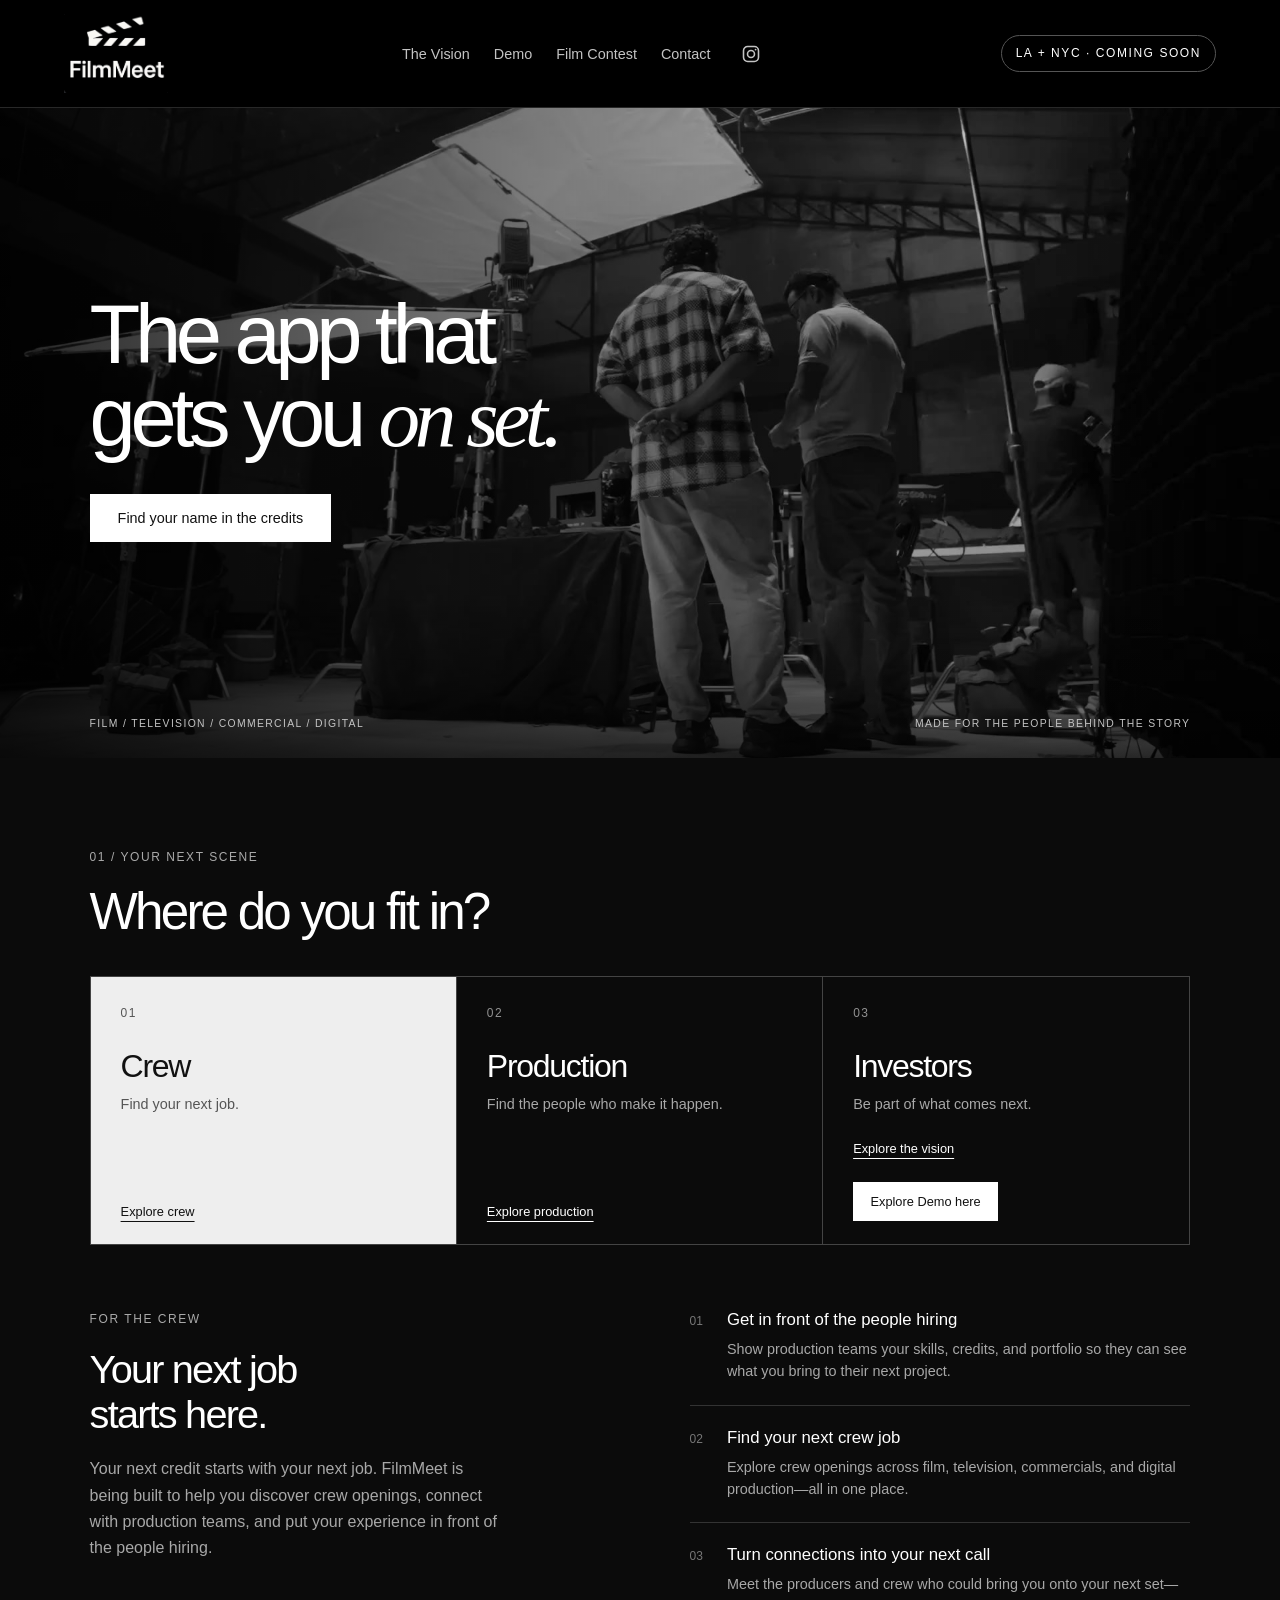
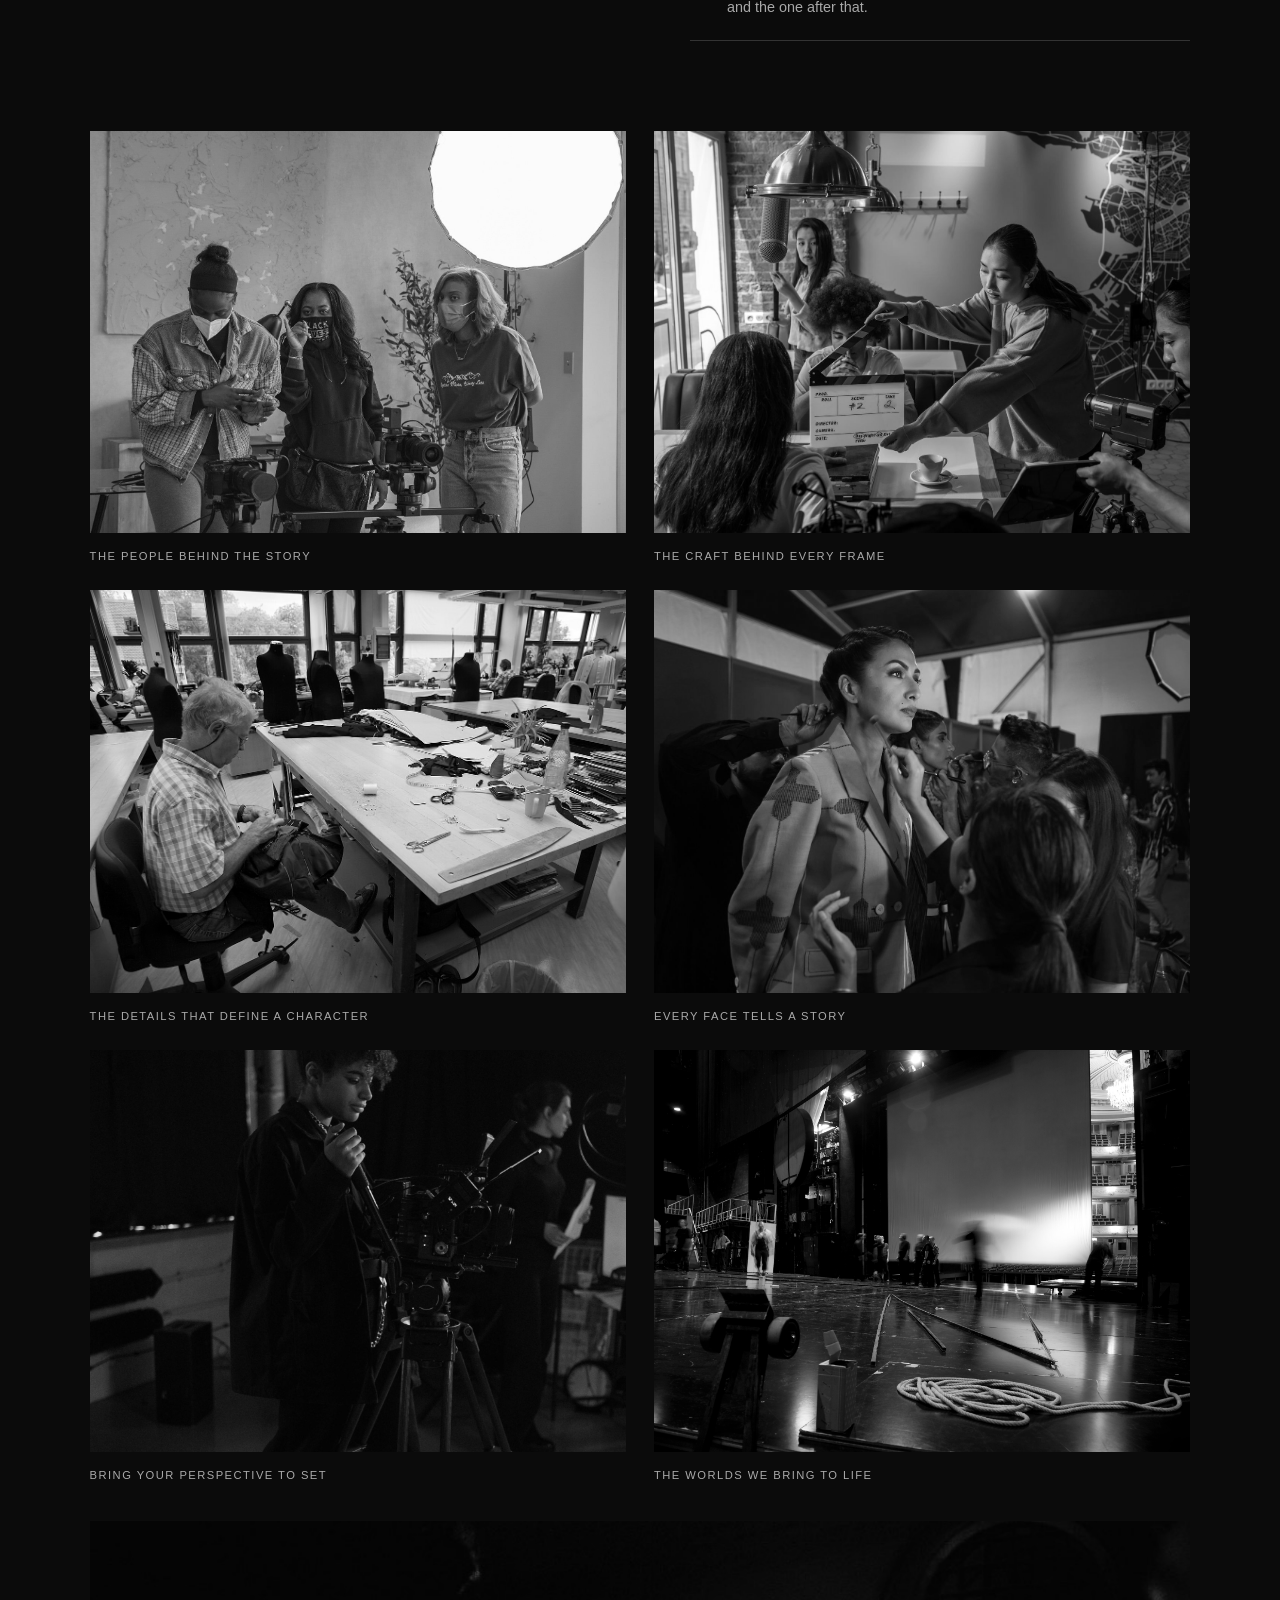
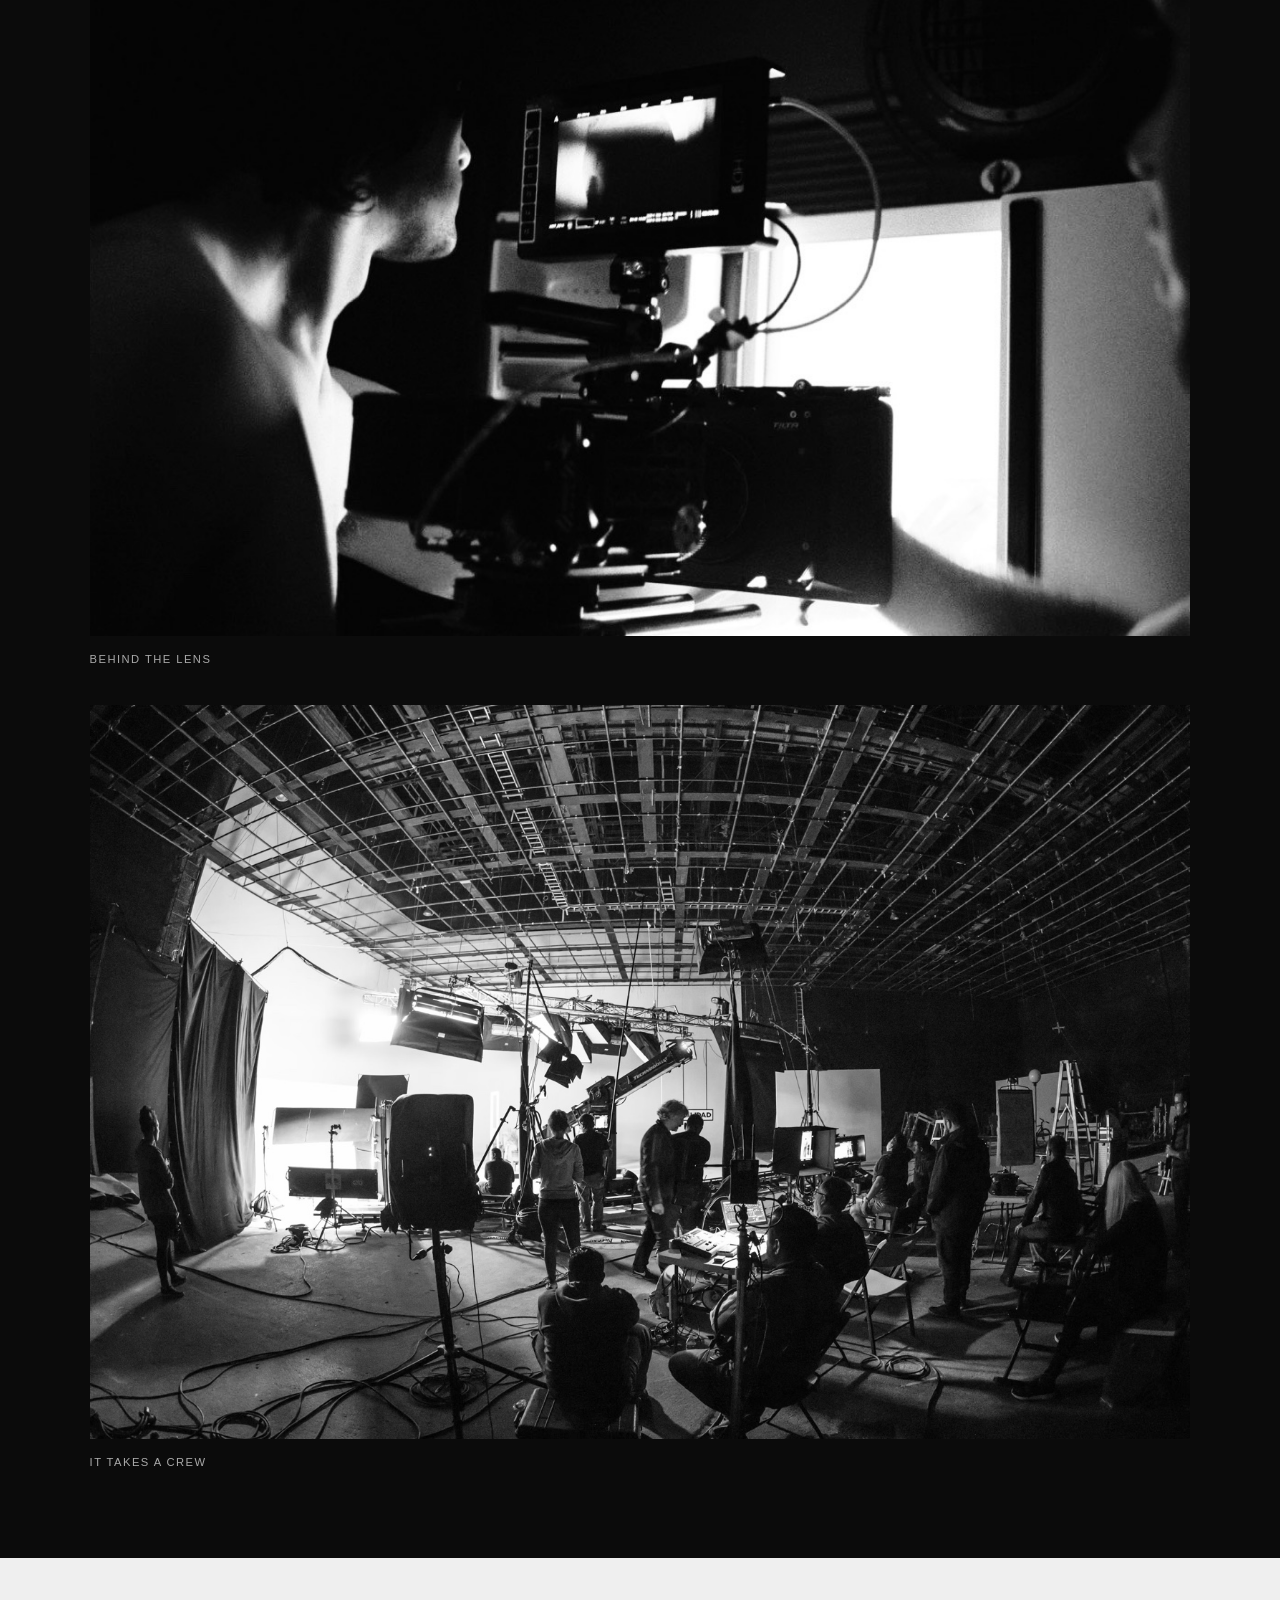
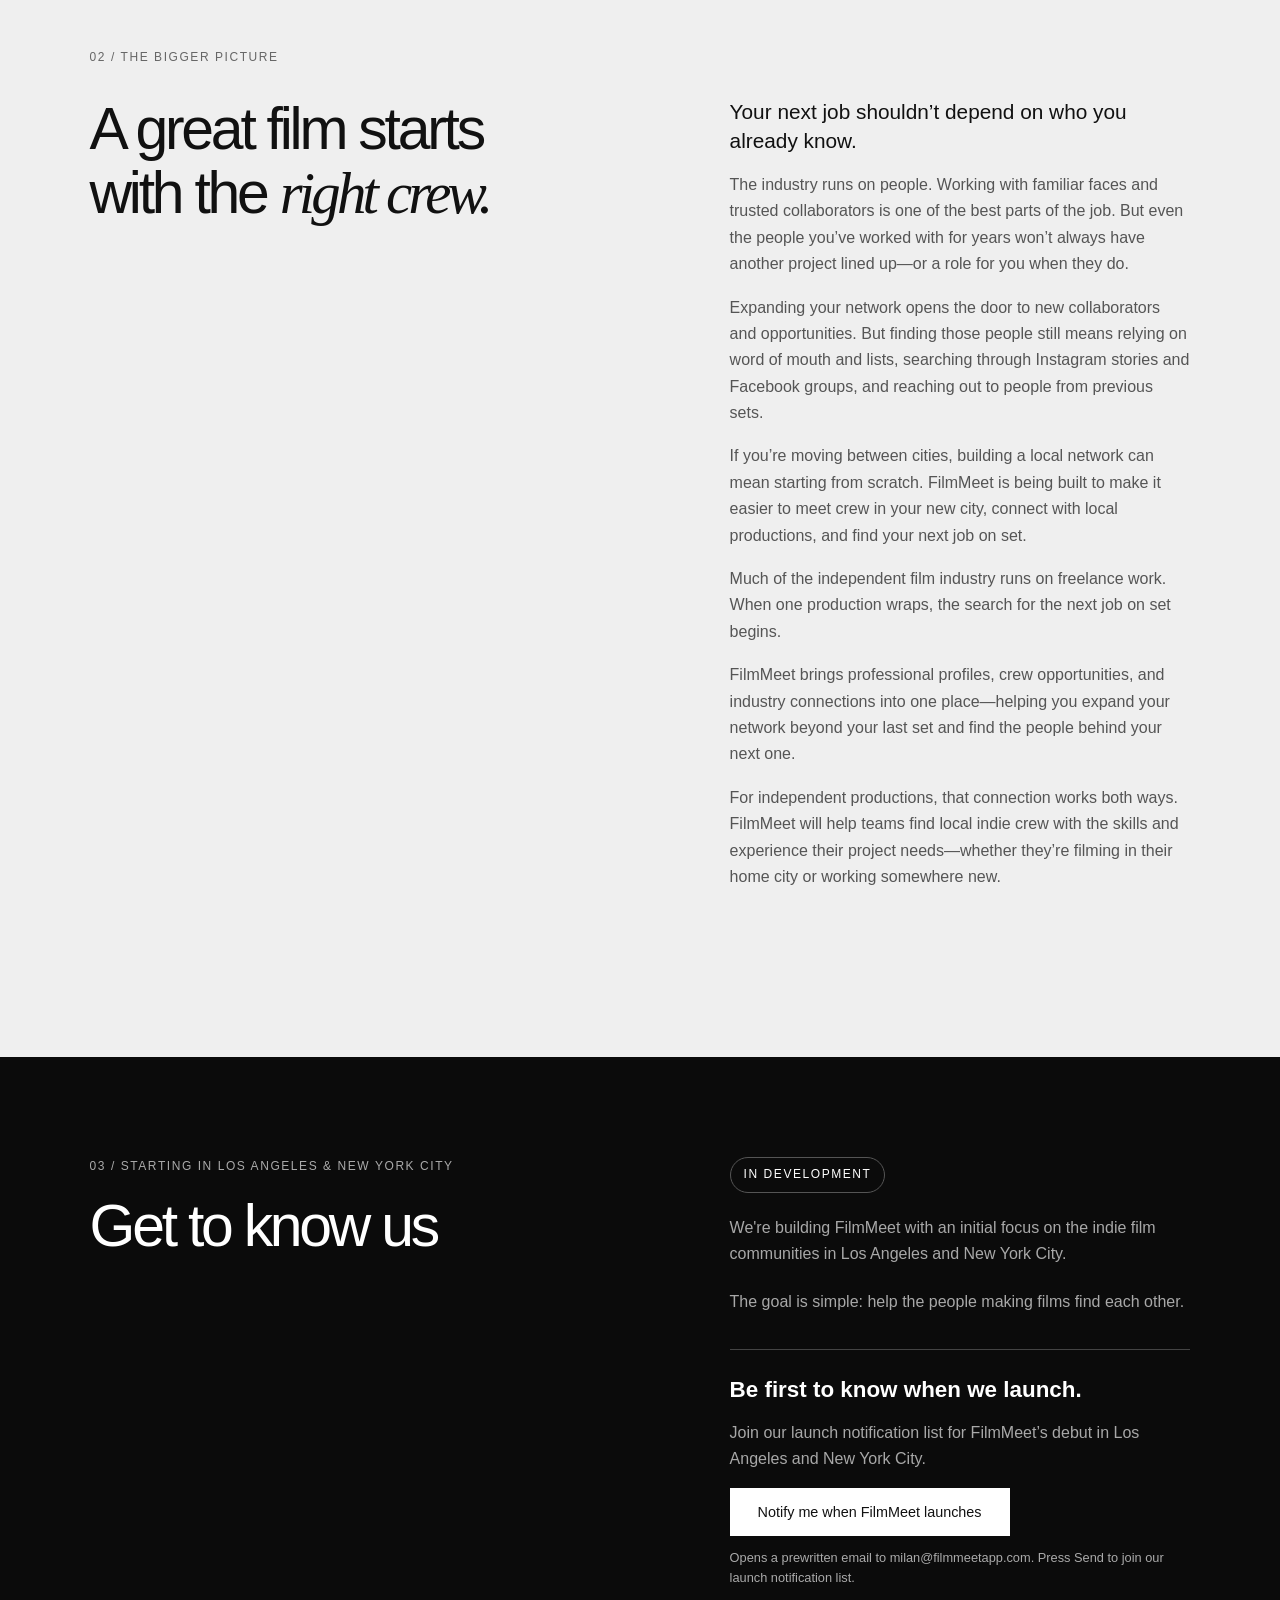
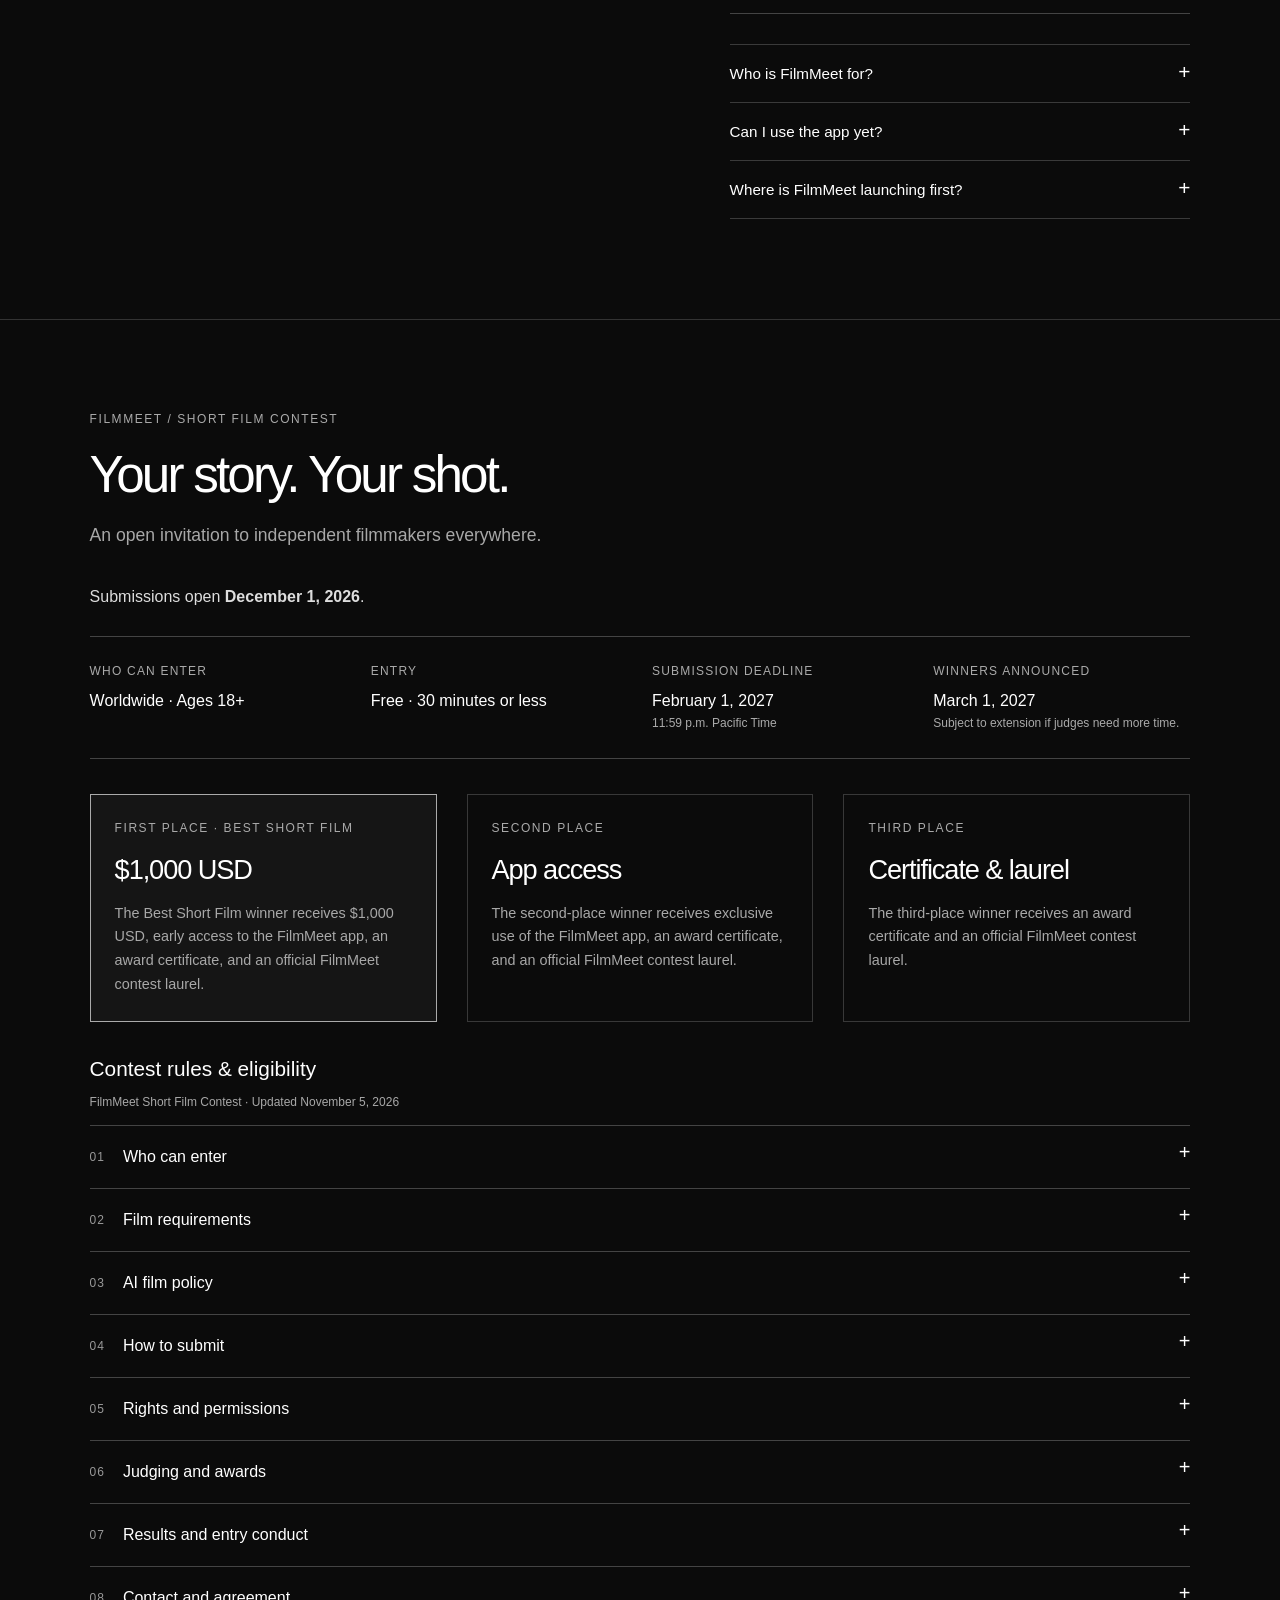
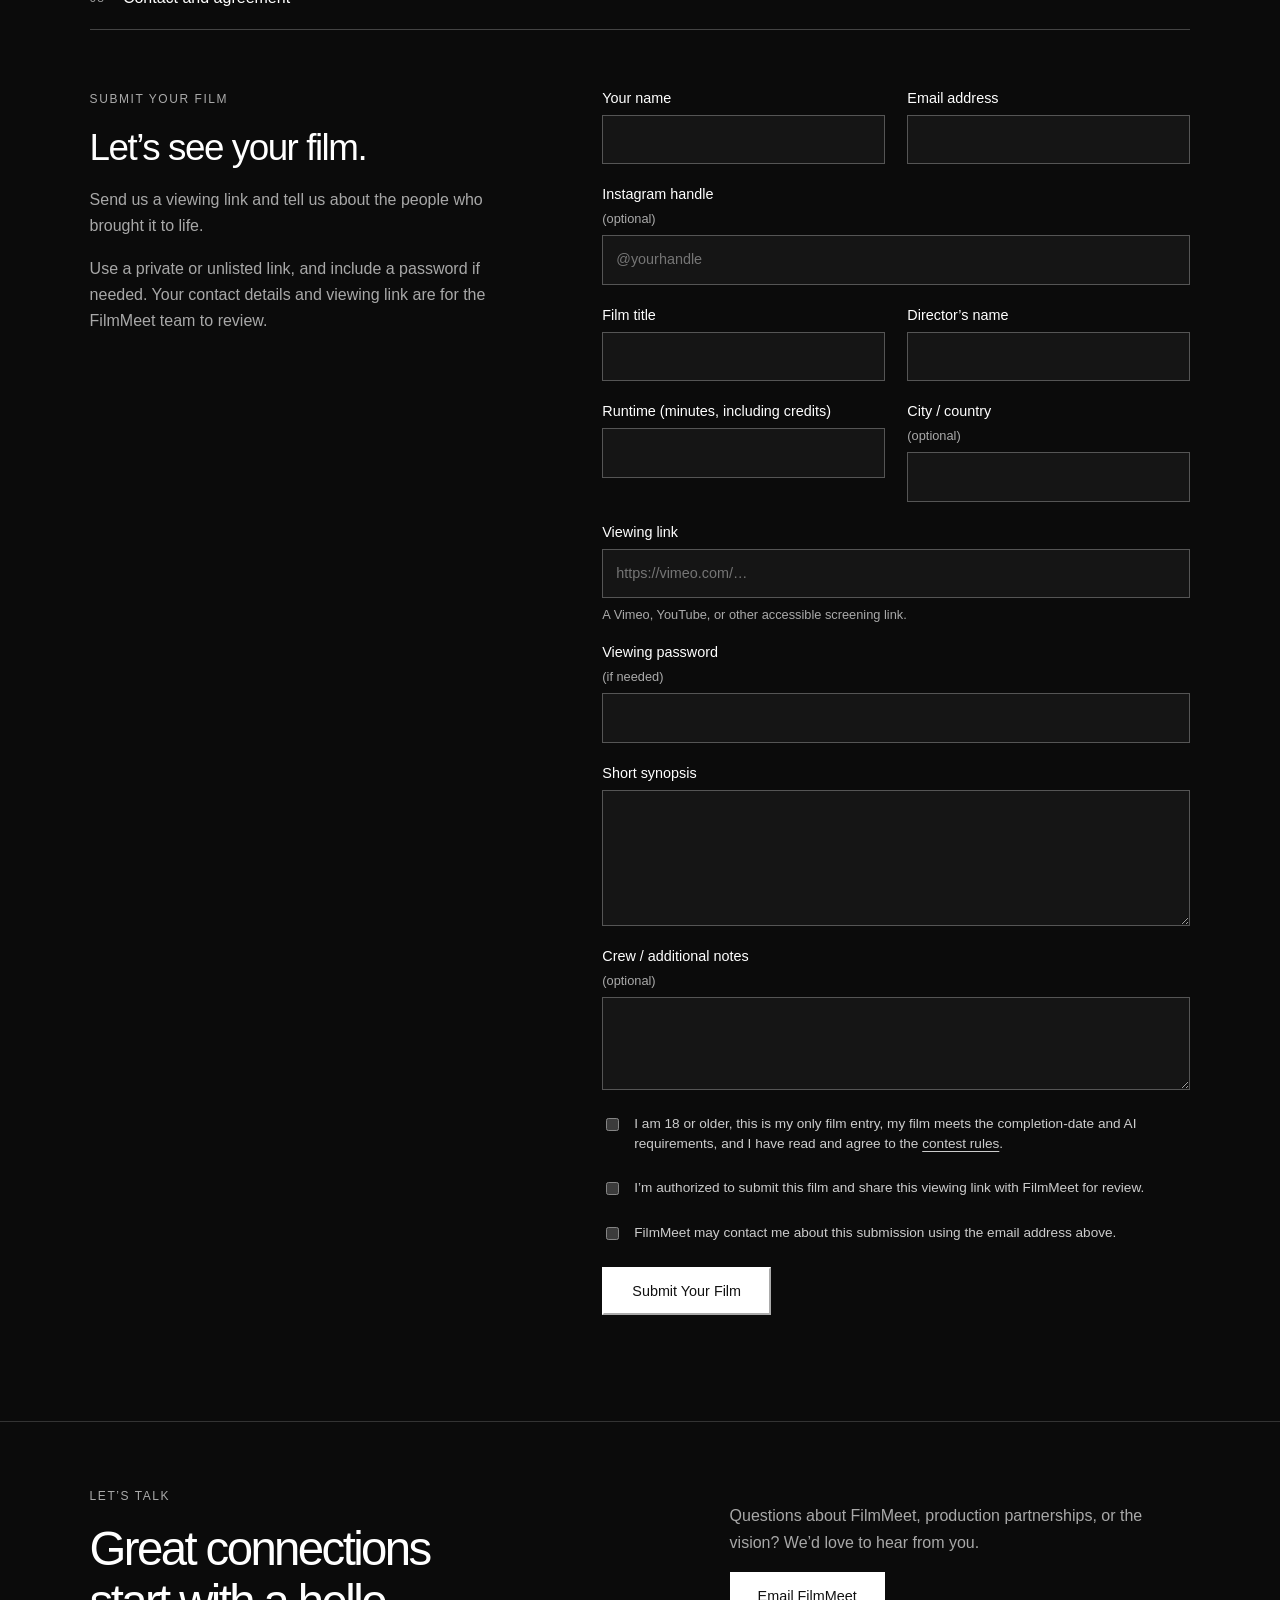
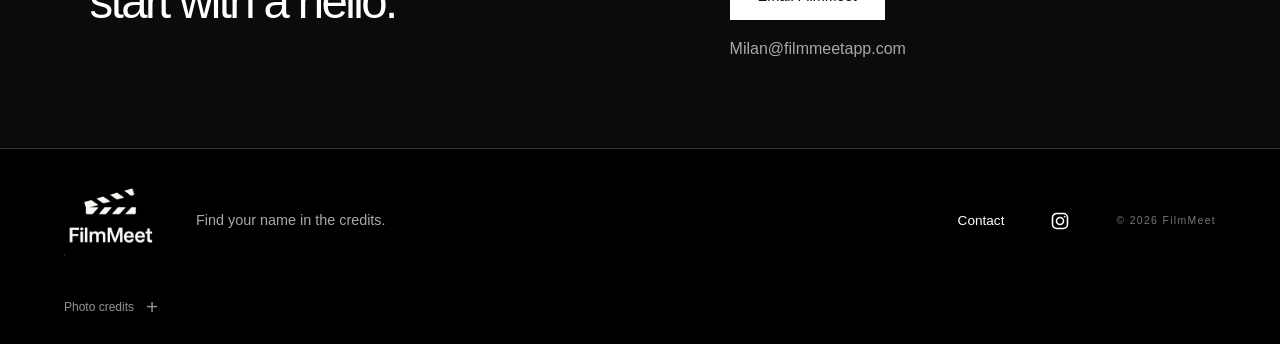
<file: index.html>
<!doctype html>
<html lang="en"><head><meta charset="utf-8"><meta name="viewport" content="width=device-width, initial-scale=1"><title>FilmMeet — The app that gets you on set</title><meta name="description" content="Meet the people who make the story possible. FilmMeet connects film crew and production teams. Explore our upcoming launch in Los Angeles and New York City."><meta name="theme-color" content="#0b0b0b"><link rel="icon" href="./favicon.ico" sizes="any"><link rel="icon" type="image/png" sizes="512x512" href="./favicon.png"><link rel="icon" type="image/png" sizes="32x32" href="./favicon-32.png"><link rel="apple-touch-icon" href="./apple-touch-icon.png"><meta property="og:title" content="FilmMeet — The app that gets you on set"><meta property="og:description" content="Meet the people who make the story possible. FilmMeet connects film crew and production teams. Find your name in the credits."><meta property="og:image" content="./filmmeet-logo.png"><link rel="stylesheet" href="style.css"><script src="app.js" defer></script><script type="text/javascript">(function(c,l,a,r,i,t,y){c[a]=c[a]||function(){(c[a].q=c[a].q||[]).push(arguments)};t=l.createElement(r);t.async=1;t.src="https://www.clarity.ms/tag/"+i;y=l.getElementsByTagName(r)[0];y.parentNode.insertBefore(t,y);})(window, document, "clarity", "script", "zbrjeqle8x");</script><!-- Google tag (gtag.js) --><script async src="https://www.googletagmanager.com/gtag/js?id=G-MYK33DCC5J"></script><script>window.dataLayer = window.dataLayer || [];function gtag(){dataLayer.push(arguments);}gtag("js", new Date());gtag("config", "G-MYK33DCC5J");</script></head>
<body><a class="skip" href="#experience">Skip to experiences</a><header><a class="logo" href="#" aria-label="FilmMeet home"><img src="filmmeet-logo.jpeg" width="943" height="743" alt="FilmMeet"></a><nav aria-label="Main navigation"><a href="#vision">The Vision</a><a href="#investor-demo" id="header-demo">Demo</a><a href="#film-contest">Film Contest</a><a href="#contact">Contact</a><a class="instagram-link" href="https://www.instagram.com/filmmeetapp/" aria-label="FilmMeet on Instagram" title="FilmMeet on Instagram"><svg aria-hidden="true" width="20" height="20" viewBox="0 0 24 24" fill="none" stroke="currentColor" stroke-width="1.9"><rect x="3" y="3" width="18" height="18" rx="5"/><circle cx="12" cy="12" r="4.2"/><circle cx="17.5" cy="6.7" r="1.1" fill="currentColor" stroke="none"/></svg></a></nav><span class="edition">LA + NYC · COMING SOON</span></header>
<main><section class="hero" aria-labelledby="hero-title"><video class="hero-video" id="hero-video" autoplay muted loop playsinline preload="metadata" poster="hero-studio.jpg" aria-hidden="true"><source src="hero-studio.mp4" type="video/mp4"></video><div class="hero-shade"></div><div class="hero-copy"><h1 id="hero-title">The app that<br>gets you <em>on set.</em></h1><a class="button light" href="#experience">Find your name in the credits</a></div><div class="hero-bottom"><span>FILM / TELEVISION / COMMERCIAL / DIGITAL</span><span>MADE FOR THE PEOPLE BEHIND THE STORY</span></div></section>
<section class="experience section" id="experience" aria-labelledby="experience-title"><div class="section-intro"><div><span class="eyebrow">01 / YOUR NEXT SCENE</span><h2 id="experience-title">Where do you fit in?</h2></div></div><div class="experience-selector"><div class="choices" role="tablist" aria-label="Your FilmMeet experience"><button class="choice active" type="button" role="tab" id="tab-crew" aria-selected="true" aria-controls="audience-panel" data-audience="crew"><span class="choice-number">01</span><span class="choice-title">Crew</span><span class="choice-copy">Find your next job.</span><span class="choice-action">Explore crew</span></button><button class="choice" type="button" role="tab" id="tab-production" aria-selected="false" aria-controls="audience-panel" tabindex="-1" data-audience="production"><span class="choice-number">02</span><span class="choice-title">Production</span><span class="choice-copy">Find the people who make it happen.</span><span class="choice-action">Explore production</span></button><button class="choice" type="button" role="tab" id="tab-investors" aria-selected="false" aria-controls="audience-panel" tabindex="-1" data-audience="investors"><span class="choice-number">03</span><span class="choice-title">Investors</span><span class="choice-copy">Be part of what comes next.</span><span class="choice-action">Explore the vision</span></button></div><button id="investor-demo" class="demo-button" type="button" disabled>Explore Demo here</button></div>
<div id="audience-panel" class="audience-panel" role="tabpanel" aria-labelledby="tab-crew" tabindex="0"><div class="panel-heading"><span class="eyebrow" id="panel-label">FOR THE CREW</span><h3 id="panel-title">Your next job<br>starts here.</h3><p id="panel-description">Your next credit starts with your next job. FilmMeet is being built to help you discover crew openings, connect with production teams, and put your experience in front of the people hiring.</p></div><div id="panel-features" class="features"><article><span>01</span><div><h4>Get in front of the people hiring</h4><p>Show production teams your skills, credits, and portfolio so they can see what you bring to their next project.</p></div></article><article><span>02</span><div><h4>Find your next crew job</h4><p>Explore crew openings across film, television, commercials, and digital production—all in one place.</p></div></article><article><span>03</span><div><h4>Turn connections into your next call</h4><p>Meet the producers and crew who could bring you onto your next set—and the one after that.</p></div></article></div></div></section>
<section class="set-gallery" aria-label="Behind the scenes on set"><figure><img src="film-set-women.jpg" alt="Black women working with cameras and lighting on a production set" loading="lazy" width="2048" height="1152"><figcaption>THE PEOPLE BEHIND THE STORY</figcaption></figure><figure><img src="film-set-diverse-crew.jpg" alt="Women and men filming a scene in a cafe with a clapperboard, boom microphone, and camera" loading="lazy" width="1600" height="1067"><figcaption>THE CRAFT BEHIND EVERY FRAME</figcaption></figure><figure><img src="costume-workshop.jpg" alt="A costume maker hand-sewing a garment in a theatre costume workshop" loading="lazy" width="1280" height="853"><figcaption>THE DETAILS THAT DEFINE A CHARACTER</figcaption></figure><figure><img src="makeup-artist.jpg" alt="Makeup artists preparing performers backstage" loading="lazy" width="1600" height="1067"><figcaption>EVERY FACE TELLS A STORY</figcaption></figure><figure><img src="woman-on-set.jpg" alt="A woman operating a cinema camera on a studio set" loading="lazy" width="1280" height="1920"><figcaption>BRING YOUR PERSPECTIVE TO SET</figcaption></figure><figure><img src="set-design.jpg" alt="Scenic crew preparing the stage and scenery at Berlin Opera" loading="lazy" width="4368" height="2912"><figcaption>THE WORLDS WE BRING TO LIFE</figcaption></figure><figure class="set-feature"><img src="film-set-feature.jpeg" alt="A camera operator watching a monitor beside a cinema camera on set" loading="lazy" width="1206" height="783"><figcaption>BEHIND THE LENS</figcaption></figure><figure class="set-feature"><img src="film-set-studio.jpeg" alt="Crew working across a large soundstage with overhead lighting, a camera crane, and production monitors" loading="lazy" width="1536" height="1024"><figcaption>IT TAKES A CREW</figcaption></figure></section>
<section class="vision section" id="vision"><span class="eyebrow">02 / THE BIGGER PICTURE</span><div class="vision-grid"><h2>A great film starts<br>with the <em>right crew.</em></h2><div><p class="lead">Your next job shouldn’t depend on who you already know.</p><p>The industry runs on people. Working with familiar faces and trusted collaborators is one of the best parts of the job. But even the people you’ve worked with for years won’t always have another project lined up—or a role for you when they do.</p><p>Expanding your network opens the door to new collaborators and opportunities. But finding those people still means relying on word of mouth and lists, searching through Instagram stories and Facebook groups, and reaching out to people from previous sets.</p><p>If you’re moving between cities, building a local network can mean starting from scratch. FilmMeet is being built to make it easier to meet crew in your new city, connect with local productions, and find your next job on set.</p><p>Much of the independent film industry runs on freelance work. When one production wraps, the search for the next job on set begins.</p><p>FilmMeet brings professional profiles, crew opportunities, and industry connections into one place—helping you expand your network beyond your last set and find the people behind your next one.</p><p>For independent productions, that connection works both ways. FilmMeet will help teams find local indie crew with the skills and experience their project needs—whether they’re filming in their home city or working somewhere new.</p></div></div></section>
<section class="launch section" id="launch"><div><span class="eyebrow">03 / STARTING IN LOS ANGELES &amp; NEW YORK CITY</span><h2>Get to know us</h2></div><div class="launch-copy"><span class="pill">IN DEVELOPMENT</span><p>We're building FilmMeet with an initial focus on the indie film communities in Los Angeles and New York City.</p><p>The goal is simple: help the people making films find each other.</p><div class="launch-signup" aria-labelledby="launch-signup-title"><h3 id="launch-signup-title">Be first to know when we launch.</h3><p>Join our launch notification list for FilmMeet’s debut in Los Angeles and New York City.</p><a class="button light" href="mailto:milan@filmmeetapp.com?subject=FilmMeet%20launch%20notification%20signup&amp;body=Hi%20FilmMeet%2C%0A%0APlease%20add%20me%20to%20your%20launch%20notification%20list%20and%20email%20me%20when%20FilmMeet%20launches.%20You%20can%20use%20the%20email%20address%20I%E2%80%99m%20sending%20from.%0A%0AThank%20you%21">Notify me when FilmMeet launches</a><p class="signup-note">Opens a prewritten email to milan@filmmeetapp.com. Press Send to join our launch notification list.</p></div><details><summary>Who is FilmMeet for?</summary><p>FilmMeet is for anyone who works on a film crew or wants to join one. Whether you’ve spent years on set or you’re new to indie film, you can connect with local productions and look for your next crew job. Production teams can find people to hire here, too.</p></details><details><summary>Can I use the app yet?</summary><p>FilmMeet is preparing to launch first in Los Angeles and New York City. App availability and launch details will be announced here.</p></details><details><summary>Where is FilmMeet launching first?</summary><p>We’re launching first in Los Angeles and New York City, helping independent crew and productions connect in both cities before expanding to more locations.</p></details></div></section>
<section class="section contest" id="film-contest" aria-labelledby="contest-title"><div class="contest-overview"><span class="eyebrow">FILMMEET / SHORT FILM CONTEST</span><h2 id="contest-title">Your story. Your shot.</h2><p class="contest-deck">An open invitation to independent filmmakers everywhere.</p><p class="contest-opening">Submissions open <strong>December 1, 2026</strong>.</p><div class="contest-facts"><div><span>WHO CAN ENTER</span><strong>Worldwide · Ages 18+</strong></div><div><span>ENTRY</span><strong>Free · 30 minutes or less</strong></div><div><span>SUBMISSION DEADLINE</span><strong>February 1, 2027</strong><small>11:59 p.m. Pacific Time</small></div><div><span>WINNERS ANNOUNCED</span><strong>March 1, 2027</strong><small>Subject to extension if judges need more time.</small></div></div><div class="contest-awards" aria-label="Contest awards"><article><span class="eyebrow">FIRST PLACE · BEST SHORT FILM</span><h3>$1,000 USD</h3><p>The Best Short Film winner receives $1,000 USD, early access to the FilmMeet app, an award certificate, and an official FilmMeet contest laurel.</p></article><article><span class="eyebrow">SECOND PLACE</span><h3>App access</h3><p>The second-place winner receives exclusive use of the FilmMeet app, an award certificate, and an official FilmMeet contest laurel.</p></article><article><span class="eyebrow">THIRD PLACE</span><h3>Certificate &amp; laurel</h3><p>The third-place winner receives an award certificate and an official FilmMeet contest laurel.</p></article></div>
<div class="contest-rules rules-accordion" id="contest-rules"><h3>Contest rules &amp; eligibility</h3><p class="rules-version">FilmMeet Short Film Contest · Updated November 5, 2026</p><details class="rule-item"><summary><span class="rule-number">01</span>Who can enter</summary><div class="rules-body"><p>Entrants must be 18 or older. Filmmakers from anywhere in the world are welcome to submit. Students, first-time filmmakers and experienced filmmakers are welcome. The person submitting must be authorized to enter the film on behalf of its creators. FilmMeet organizers and judges may not enter.</p></div></details><details class="rule-item"><summary><span class="rule-number">02</span>Film requirements</summary><div class="rules-body"><p>Films must be 30 minutes or less, including credits, and must have been completed within the five years preceding the submission deadline. All genres are welcome, including narrative, documentary, animation and experimental shorts. If the film’s primary language is not English, English subtitles must be provided with the submitted film.</p><p>Previously released films are eligible, including films that have screened at festivals, appeared online, or been publicly distributed. No premiere status is required. Limit one film entry per person.</p></div></details><details class="rule-item"><summary><span class="rule-number">03</span>AI film policy</summary><div class="rules-body"><p>AI-generated films are not eligible for this year’s FilmMeet Short Film Contest. At this time, we believe live-action and AI-generated films are difficult to evaluate fairly within the same competition. We may consider accepting AI-generated films or introducing a separate category in future contests.</p></div></details><details class="rule-item"><summary><span class="rule-number">04</span>How to submit</summary><div class="rules-body"><p>Submissions open December 1, 2026, on the FilmMeet website at filmmeetapp.com. Entry is free. Use the contest submission form below and provide the film title, runtime, synopsis, director name, contact email and a working screener link. Include the password if required and keep the film accessible through March 1, 2027, or any revised winner-announcement date communicated by FilmMeet.</p><p>Submit the completed film by February 1, 2027, at 11:59 p.m. Pacific Time. Incomplete, late or inaccessible entries may be ineligible.</p></div></details><details class="rule-item"><summary><span class="rule-number">05</span>Rights and permissions</summary><div class="rules-body"><p>You retain ownership of your film. By entering, you confirm you have the rights and permissions needed for the film, including music, footage, artwork and participant releases. FilmMeet may share your screener privately with contest staff and judges for evaluation. Any public screening or use of clips, stills or other promotional materials requires a separate agreement with you.</p></div></details><details class="rule-item"><summary><span class="rule-number">06</span>Judging and awards</summary><div class="rules-body"><p>Judging criteria are storytelling, originality, creative vision and overall execution, weighted equally. Production budget does not determine eligibility. Judges must disclose conflicts and step aside from affected entries. Ties will be resolved by the higher storytelling score, then panel review.</p><p>The Best Short Film winner receives $1,000 USD, early access to the FilmMeet app, an award certificate, and an official FilmMeet contest laurel. The second-place winner receives exclusive use of the FilmMeet app, an award certificate, and an official FilmMeet contest laurel. The third-place winner receives an award certificate and an official FilmMeet contest laurel.</p></div></details><details class="rule-item"><summary><span class="rule-number">07</span>Results and entry conduct</summary><div class="rules-body"><p>Winners are scheduled to be announced March 1, 2027. The announcement may be delayed if judges need additional time. Selected filmmakers will be contacted using the email provided. Any revised announcement date will be posted on this website and communicated to entrants.</p><p>An entry may be disqualified for false information, infringement or failure to meet these rules. Any material schedule or rule changes will be communicated to entrants, along with any withdrawal options that apply.</p></div></details><details class="rule-item"><summary><span class="rule-number">08</span>Contact and agreement</summary><div class="rules-body"><p>Questions: <a href="mailto:milan@filmmeetapp.com">milan@filmmeetapp.com</a>. Entrant information will be used to administer the contest, review submissions and contact filmmakers about their entries. By submitting, you confirm that you have read and accept these contest rules.</p></div></details></div></div>
<div class="contest-intro"><span class="eyebrow">SUBMIT YOUR FILM</span><h3>Let’s see your film.</h3><p>Send us a viewing link and tell us about the people who brought it to life.</p><p>Use a private or unlisted link, and include a password if needed. Your contact details and viewing link are for the FilmMeet team to review.</p></div><form id="contest-form" method="post" action="/api/submissions"><div class="form-grid">
<label>Your name<input name="name" autocomplete="name" required maxlength="120"></label><label>Email address<input name="email" type="email" autocomplete="email" required maxlength="254"></label>
<label class="full">Instagram handle <span>(optional)</span><input name="instagram" placeholder="@yourhandle" maxlength="100" autocapitalize="none" spellcheck="false"></label>
<label>Film title<input name="title" required maxlength="200"></label><label>Director’s name<input name="director" required maxlength="120"></label>
<label>Runtime (minutes, including credits)<input name="runtime" type="number" step="0.01" min="0.01" max="30" required></label><label>City / country <span>(optional)</span><input name="location" maxlength="160"></label>
<label class="full">Viewing link<input name="url" type="url" placeholder="https://vimeo.com/…" required maxlength="2000"><small>A Vimeo, YouTube, or other accessible screening link.</small></label>
<label class="full">Viewing password <span>(if needed)</span><input name="password" maxlength="200" autocomplete="off"></label>
<label class="full">Short synopsis<textarea name="synopsis" rows="5" required maxlength="3000"></textarea></label>
<label class="full">Crew / additional notes <span>(optional)</span><textarea name="notes" rows="3" maxlength="2000"></textarea></label>
</div><div class="form-trap" aria-hidden="true"><label>Company website<input name="website" tabindex="-1" autocomplete="off"></label></div>
<label class="form-check"><input type="checkbox" name="rules" required><span>I am 18 or older, this is my only film entry, my film meets the completion-date and AI requirements, and I have read and agree to the <a href="#contest-rules" id="open-contest-rules">contest rules</a>.</span></label>
<label class="form-check"><input type="checkbox" name="permission" required><span>I’m authorized to submit this film and share this viewing link with FilmMeet for review.</span></label>
<label class="form-check"><input type="checkbox" name="contact" required><span>FilmMeet may contact me about this submission using the email address above.</span></label>
<button class="button light" type="submit">Submit Your Film</button><p id="form-status" role="status" aria-live="polite"></p><noscript><p>Please enable JavaScript to submit this form, or email Milan@filmmeetapp.com.</p></noscript></form></section><section id="contact" class="contact section"><div><span class="eyebrow">LET’S TALK</span><h2>Great connections<br>start with a hello.</h2></div><div><p>Questions about FilmMeet, production partnerships, or the vision? We’d love to hear from you.</p><a class="button light" href="mailto:Milan@filmmeetapp.com">Email FilmMeet</a><p class="contact-address"><a href="mailto:Milan@filmmeetapp.com">Milan@filmmeetapp.com</a></p></div></section></main><footer><a class="logo" href="#"><img src="filmmeet-logo.jpeg" width="943" height="743" alt="FilmMeet"></a><p>Find your name in the credits.</p><a href="#contact">Contact</a><a class="instagram-link" href="https://www.instagram.com/filmmeetapp/" aria-label="FilmMeet on Instagram" title="FilmMeet on Instagram"><svg aria-hidden="true" width="20" height="20" viewBox="0 0 24 24" fill="none" stroke="currentColor" stroke-width="1.9"><rect x="3" y="3" width="18" height="18" rx="5"/><circle cx="12" cy="12" r="4.2"/><circle cx="17.5" cy="6.7" r="1.1" fill="currentColor" stroke="none"/></svg></a><span class="copyright">© 2026 FilmMeet</span></footer><details class="footer-credits"><summary>Photo credits</summary><p>Dresden costume workshop · © <a href="http://www.royan.com.ar/">Jorge Royan</a> · <a href="https://commons.wikimedia.org/wiki/File:Dresden_-_Tailor_at_work_-_2606.jpg">Photo</a> · <a href="https://creativecommons.org/licenses/by-sa/3.0/">CC BY-SA 3.0</a>. Cropped and displayed in grayscale; adaptation under the same license.</p><p>Backstage makeup · <a href="https://www.pexels.com/photo/unrecognizable-visagiste-applying-makeup-on-face-of-actress-4287637/">Nivedita Singh / Pexels</a></p><p>Berlin Opera · © <a href="http://www.royan.com.ar/">Jorge Royan</a> · <a href="https://commons.wikimedia.org/wiki/File:Berlin-_Scenography_and_set_construction_work_-_4092.jpg">Photo</a> · <a href="https://creativecommons.org/licenses/by-sa/3.0/">CC BY-SA 3.0</a>. Displayed in grayscale; adaptation under the same license.</p></details></body></html>
</file>
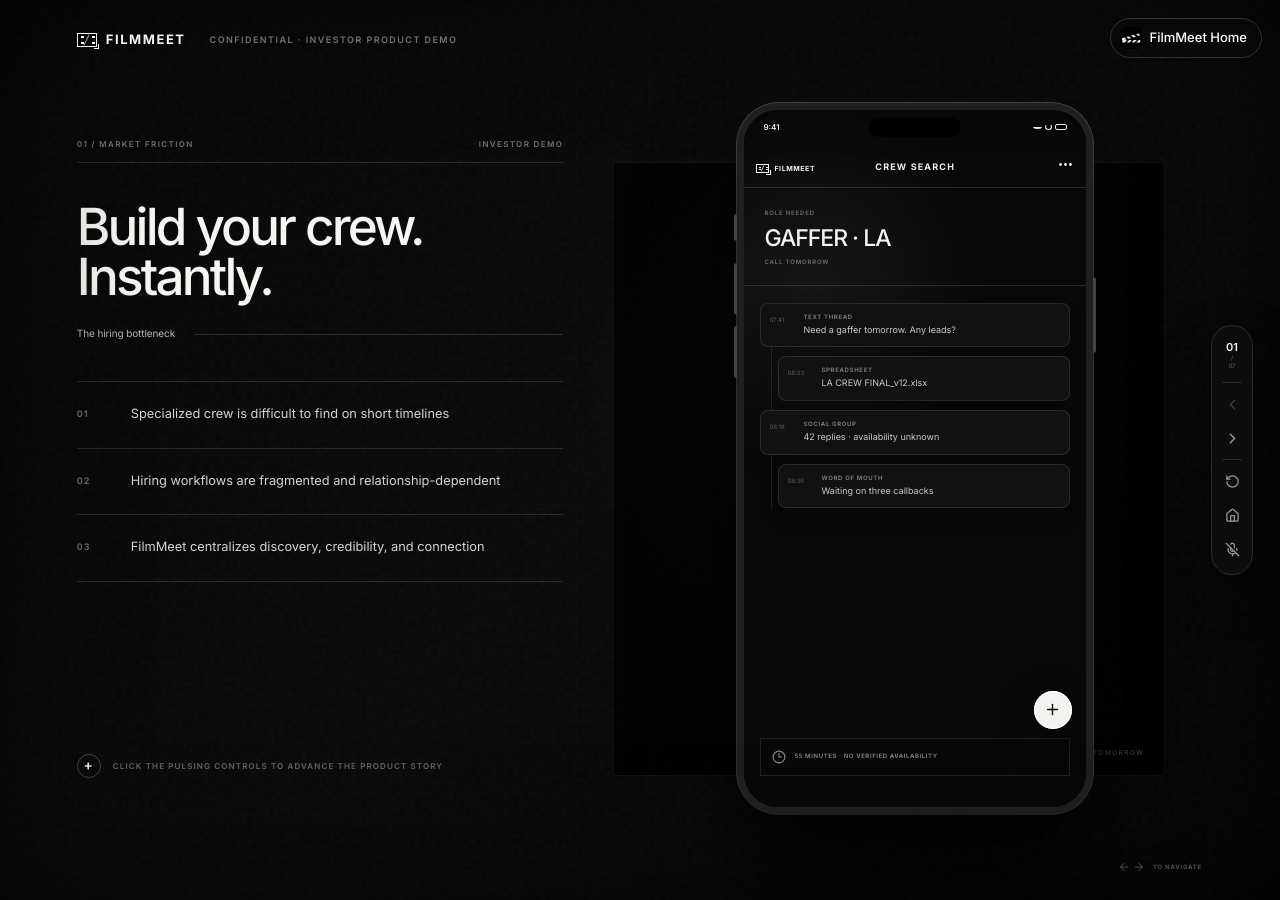
<file: demo/index.html>
<!doctype html>
<html lang="en">
  <head>
    <meta charset="UTF-8" />
    <meta
      name="viewport"
      content="width=device-width, initial-scale=1.0, viewport-fit=cover"
    />
    <meta name="theme-color" content="#0b0b0b" />
    <meta
      name="description"
      content="FilmMeet interactive investor demo for production's purpose-built hiring network."
    />
    <link rel="icon" href="../favicon.ico" sizes="any" />
    <link rel="icon" type="image/png" sizes="512x512" href="../favicon.png" />
    <link rel="apple-touch-icon" href="../apple-touch-icon.png" />
    <meta property="og:title" content="FilmMeet — Interactive Investor Demo" />
    <meta property="og:description" content="FilmMeet interactive investor demo for production's purpose-built hiring network." />
    <meta property="og:image" content="./og.png" />
    <title>FilmMeet — Interactive Investor Demo</title>
    <script type="module" crossorigin src="./assets/index-D3xi4yHc.js"></script>
    <link rel="stylesheet" crossorigin href="./assets/index-D785O50y.css">
    <link rel="stylesheet" href="./filmmeet-nav.css" />
  <script type="text/javascript">(function(c,l,a,r,i,t,y){c[a]=c[a]||function(){(c[a].q=c[a].q||[]).push(arguments)};t=l.createElement(r);t.async=1;t.src="https://www.clarity.ms/tag/"+i;y=l.getElementsByTagName(r)[0];y.parentNode.insertBefore(t,y);})(window, document, "clarity", "script", "zbrjeqle8x");</script><!-- Google tag (gtag.js) --><script async src="https://www.googletagmanager.com/gtag/js?id=G-MYK33DCC5J"></script><script>window.dataLayer = window.dataLayer || [];function gtag(){dataLayer.push(arguments);}gtag("js", new Date());gtag("config", "G-MYK33DCC5J");</script></head>
  <body>
    <div id="root"></div>
    <a class="fm-home" href="../" aria-label="Back to FilmMeet home" title="Back to FilmMeet home"><img src="../filmmeet-icon.png" alt="" width="22" height="22" /><span>FilmMeet Home</span></a>
  </body>
</html>
</file>
<file: style.css>
:root{color-scheme:dark;--bg:#0b0b0b;--muted:#a8a8a8;--line:#333}*{box-sizing:border-box}html{scroll-behavior:smooth;scroll-padding-top:30px}body{margin:0;background:var(--bg);color:#fff;font-family:Arial,Helvetica,sans-serif;-webkit-font-smoothing:antialiased}a{color:inherit;text-decoration:none}button{font:inherit}button,a,summary{-webkit-tap-highlight-color:transparent}a:focus-visible,button:focus-visible,summary:focus-visible,[tabindex]:focus-visible{outline:2px solid #fff;outline-offset:7px}header{height:100px;padding:0 5%;display:flex;align-items:center;justify-content:space-between;border-bottom:1px solid #282828}.logo{font-size:2rem;letter-spacing:-1.7px;font-weight:700;display:inline-flex;align-items:baseline}.logo span{font-weight:400}.logo i{display:block;width:6px;height:6px;background:white;margin-left:4px}nav{display:flex;gap:38px;font-size:.9rem}nav a{color:#c3c3c3}nav a:hover{color:#fff}.edition,.eyebrow,.hero-bottom,.values,.pill,.copyright{font-size:.75rem;letter-spacing:.13em;line-height:1.6}.edition{border:1px solid #555;border-radius:20px;padding:8px 14px}.hero{min-height:650px;position:relative;display:flex;align-items:center;overflow:hidden}.hero-image,.hero-shade{position:absolute;inset:0}.hero-image{background:url('hero-diverse.jpg') center 50%/cover;filter:grayscale(1)}.hero-shade{background:linear-gradient(90deg,rgba(0,0,0,.84),rgba(0,0,0,.43) 52%,rgba(0,0,0,.07)),linear-gradient(0deg,rgba(0,0,0,.7),transparent 25%)}.hero-copy{position:relative;padding:65px 7% 95px;width:100%}.eyebrow{color:#aaa;display:block}.hero .eyebrow{color:#d2d2d2;margin-bottom:25px}h1{font-size:clamp(3.4rem,6.5vw,6.7rem);font-weight:500;line-height:.99;letter-spacing:-.065em;margin:0 0 25px}em{font-family:Georgia,'Times New Roman',serif;font-weight:400;letter-spacing:-.065em}p{font-size:1rem;line-height:1.65;color:#a8a8a8}.hero-copy p{font-size:1.1rem;color:#d0d0d0;line-height:1.6;margin-bottom:30px}.button{display:inline-flex;align-items:center;justify-content:center;min-height:48px;padding:14px 28px;font-size:.9rem}.light{color:#111;background:white}.light:hover{background:#ddd}.hero-bottom{position:absolute;bottom:25px;left:7%;right:7%;display:flex;justify-content:space-between;color:#c3c3c3;font-size:.65rem}.section{padding:90px 7%}.section-intro{display:flex;justify-content:space-between;align-items:end;margin-bottom:35px}.section-intro p{margin:0 0 6px;font-size:.95rem}h2{font-size:clamp(2.3rem,4vw,4rem);letter-spacing:-.055em;font-weight:400;line-height:1.1;margin:17px 0 0}.choices{display:grid;grid-template-columns:repeat(3,minmax(0,1fr));border:1px solid #444}.choice{padding:29px 30px 25px;background:transparent;color:#fff;border:0;border-right:1px solid #444;text-align:left;cursor:pointer;display:flex;flex-direction:column;min-height:236px;transition:background .2s,color .2s}.choice:last-child{border-right:0}.choice-number{font-size:.75rem;color:#929292;letter-spacing:.12em;margin-bottom:28px}.choice-title{font-size:2rem;letter-spacing:-.04em;margin-bottom:9px}.choice-copy{font-size:.9rem;color:#a8a8a8;line-height:1.5}.choice-action{font-size:.8rem;margin-top:auto;padding-top:26px;text-decoration:underline;text-underline-offset:5px}.choice.active{background:#eee;color:#111}.choice.active .choice-copy,.choice.active .choice-number{color:#555}.choice:not(.active):hover{background:#202020}.audience-panel{display:grid;grid-template-columns:1fr 1fr;gap:9%;padding-top:65px}.panel-heading h3{font-size:clamp(2rem,3.1vw,3rem);font-weight:400;letter-spacing:-.045em;line-height:1.12;margin:18px 0 20px}.panel-heading p{max-width:410px}.features article{display:flex;gap:24px;padding:22px 0;border-bottom:1px solid #333}.features article:first-child{padding-top:0}.features article>span{font-size:.75rem;color:#777;padding-top:4px}h4{font-size:1.05rem;font-weight:400;margin:0 0 8px}.features p{font-size:.9rem;margin:0;line-height:1.55}.vision{background:#efefef;color:#111}.vision .eyebrow{color:#666}.vision-grid{display:grid;grid-template-columns:1.15fr 1fr;gap:10%;margin:30px 0 60px}.vision h2{margin:0;font-size:clamp(2.8rem,4.6vw,4.7rem)}.vision p{color:#555;margin:0 0 17px}.vision .lead{font-size:1.3rem;color:#111;line-height:1.4}.values{display:flex;justify-content:space-between;border-top:1px solid #bbb;padding-top:26px;color:#444}.launch{display:grid;grid-template-columns:1.15fr 1fr;gap:10%;padding-top:100px;padding-bottom:100px}.launch h2{font-size:clamp(2.7rem,4.6vw,4.7rem)}.pill{border:1px solid #555;border-radius:20px;padding:7px 13px;display:inline-block}.launch-copy>p{margin:22px 0}.launch-copy>p:nth-of-type(2){margin-bottom:33px}details{border-top:1px solid #3a3a3a}details:last-child{border-bottom:1px solid #3a3a3a}summary{cursor:pointer;padding:20px 24px 20px 0;font-size:.95rem;list-style:none;position:relative}summary::-webkit-details-marker{display:none}summary:after{content:'+';position:absolute;right:0;font-size:1.3rem;top:15px}details[open] summary:after{content:'−'}details p{font-size:.9rem;margin:0 0 20px}footer{padding:35px 5%;border-top:1px solid #333;display:flex;align-items:center;gap:40px}footer p{font-size:.9rem;flex:1}footer>a:not(.logo){font-size:.85rem}.copyright{color:#777;font-size:.65rem}.skip{position:absolute;top:-100px;z-index:10;background:white;color:black;padding:12px}.skip:focus{top:10px}@media(min-width:1550px){.section{padding-left:max(7%,calc((100% - 1400px)/2));padding-right:max(7%,calc((100% - 1400px)/2))}}@media(max-width:800px){header{height:82px}.edition{display:none}.hero{min-height:620px}.hero-copy{padding-left:6%;padding-right:6%}.hero-bottom span:last-child{display:none}.hero-image{background-position:65% center}.section{padding:65px 6%}.section-intro{align-items:start;gap:20px}.section-intro p{font-size:.85rem;max-width:180px}.choice{padding:23px 18px;min-height:235px}.choice-title{font-size:1.55rem}.audience-panel{gap:7%}.vision-grid,.launch{gap:7%}footer{gap:22px;flex-wrap:wrap}footer p{min-width:50%}}@media(max-width:560px){header{padding:0 6%;height:76px}.logo{font-size:1.7rem}nav{gap:19px;font-size:.8rem}.hero{min-height:570px}.hero-copy{padding-top:60px}h1{font-size:3.65rem}.hero .eyebrow{font-size:.65rem}.hero-copy p{font-size:1rem}.hero-bottom{font-size:.6rem;left:6%}.section-intro{display:block}.section-intro p{margin-top:19px;max-width:none}.choices{grid-template-columns:1fr}.choice{min-height:0;display:grid;grid-template-columns:25px 1fr;gap:5px 15px;border-right:0;border-bottom:1px solid #444;padding:23px}.choice:last-child{border-bottom:0}.choice-number{margin:5px 0;grid-row:1/4}.choice-title{font-size:1.65rem;margin:0}.choice-copy{font-size:.85rem}.choice-action{padding-top:9px;grid-column:2}.audience-panel,.vision-grid,.launch{grid-template-columns:1fr;gap:30px}.audience-panel{padding-top:42px}.features article{padding:20px 0}.vision-grid{margin-top:26px;margin-bottom:35px}.values{gap:12px;font-size:.6rem;letter-spacing:.08em}.launch{gap:35px}.launch h2{font-size:3rem}footer{padding:30px 6%;gap:10px 20px}footer p{flex-basis:60%;min-width:0;font-size:.8rem}footer>a:not(.logo){margin-top:12px}.copyright{margin-left:auto;margin-top:12px}}@media(prefers-reduced-motion:reduce){html{scroll-behavior:auto}*{transition:none!important}}

.contact{border-top:1px solid #333;display:grid;grid-template-columns:1.15fr 1fr;gap:10%;padding-top:65px;padding-bottom:70px}.contact h2{font-size:clamp(2.2rem,3.7vw,3.7rem)}.contact-pending{font-size:.9rem;border-top:1px solid #333;padding-top:20px}@media(max-width:560px){.contact{grid-template-columns:1fr;gap:20px}}

header,footer{background:#000}.logo{display:inline-flex;align-items:center;flex-shrink:0;line-height:0}.logo img{display:block;width:104px;height:82px;object-fit:contain}header{height:108px}footer .logo img{width:92px;height:73px}.hero-copy .hero-quote{font-family:Georgia,'Times New Roman',serif;font-style:italic;font-size:clamp(1.45rem,2.2vw,2.15rem);line-height:1.3;color:#fff;letter-spacing:-.035em;margin:12px 0 0}.hero-copy .hero-quote+p{margin-top:14px}.set-gallery{display:grid;grid-template-columns:1fr 1fr;gap:28px;padding:0 7% 90px;align-items:start}.set-gallery figure{margin:0;min-width:0}.set-gallery figure:nth-child(2){padding-top:0}.set-gallery img{display:block;width:100%;height:auto;aspect-ratio:4/3;object-fit:cover;filter:grayscale(1)}.set-gallery figcaption{font-size:.7rem;letter-spacing:.13em;color:#aaa;margin-top:17px}@media(max-width:800px){.set-gallery{padding:0 6% 65px;gap:20px}}@media(max-width:560px){header{height:94px}.logo img{width:96px;height:76px}.hero-copy .hero-quote{font-size:1.45rem}.set-gallery{grid-template-columns:1fr;gap:30px}.set-gallery figure:nth-child(2){padding-top:0}.set-gallery img,.set-gallery figure:nth-child(2) img{height:auto;aspect-ratio:4/3}footer .logo img{width:85px;height:67px}}

.set-gallery .set-feature{grid-column:1/-1;margin-top:12px}.set-gallery .set-feature img{height:auto;aspect-ratio:auto;filter:none}

.hero-copy .hero-quote + .button{margin-top:30px}

.photo-credit{display:block;margin-top:8px;font-size:.75rem;line-height:1.6;letter-spacing:0;text-transform:none;color:#929292}.photo-credit a{text-decoration:underline;text-underline-offset:3px}.set-gallery .set-feature img[src="set-design.jpg"]{filter:grayscale(1)}

.footer-credits{margin:0;padding:0 5% 22px;border:0;background:#000}.footer-credits:last-child{border:0}.footer-credits summary{display:inline-block;color:#929292;font-size:.75rem;padding:8px 24px 8px 0}.footer-credits summary:after{top:3px}.footer-credits p{font-size:.75rem;line-height:1.6;color:#929292;max-width:900px;margin:10px 0}.footer-credits a{text-decoration:underline;text-underline-offset:3px}

.hero-copy h1 + .button{margin-top:10px;max-width:100%;text-align:center}

.hero-video{position:absolute;inset:0;width:100%;height:100%;object-fit:cover;object-position:center;filter:grayscale(1);background:#111}.video-toggle{position:absolute;z-index:2;right:7%;bottom:65px;padding:9px 13px;border:1px solid #aaa;border-radius:0;background:rgba(0,0,0,.65);color:#fff;font:inherit;font-size:.7rem;cursor:pointer}.video-toggle:hover{background:#000}.video-toggle:focus-visible{outline:2px solid #fff;outline-offset:4px}.video-toggle[hidden]{display:none}@media(max-width:560px){.video-toggle{right:6%;bottom:58px}}

.set-gallery img[src="woman-on-set.jpg"]{object-position:center 38%}

.experience-selector{position:relative}.choices #tab-investors{padding-bottom:88px}.demo-button{position:absolute;bottom:24px;left:calc(66.6667% + 30px);max-width:calc(33.3333% - 60px);padding:11px 16px;background:#fff;color:#111;border:1px solid #fff;font:inherit;font-size:.8rem;text-align:center}.demo-button:disabled{opacity:.7;cursor:default}.demo-button:not(:disabled){cursor:pointer}.demo-button:focus-visible{outline:2px solid #fff;outline-offset:4px}@media(max-width:800px){.demo-button{left:calc(66.6667% + 18px);max-width:calc(33.3333% - 36px)}}@media(max-width:560px){.demo-button{left:64px;bottom:24px;max-width:calc(100% - 88px)}.choices #tab-investors{padding-bottom:84px}}

.contest{border-top:1px solid #333;display:grid;grid-template-columns:1fr 1.35fr;gap:7%}.contest-intro p{max-width:450px}.contest-intro h2{margin-top:20px}.form-grid{display:grid;grid-template-columns:1fr 1fr;gap:22px}.form-grid label{display:flex;flex-direction:column;gap:9px;font-size:.9rem}.form-grid label span,.form-grid small{color:#aaa;font-size:.8rem}.form-grid .full{grid-column:1/-1}.form-grid input,.form-grid textarea{width:100%;background:#151515;border:1px solid #555;border-radius:0;color:#fff;font:inherit;padding:13px;line-height:1.5}.form-grid textarea{resize:vertical}.form-grid input:focus,.form-grid textarea:focus{outline:2px solid #fff;outline-offset:2px}.form-check{display:flex;align-items:flex-start;gap:12px;font-size:.85rem;color:#ccc;line-height:1.5;margin:24px 0}.form-check input{margin-top:4px;accent-color:white}.form-trap{position:absolute;left:-10000px}#form-status{color:#fff;overflow-wrap:anywhere}#contest-form button:disabled{opacity:.6;cursor:wait}nav{gap:24px}@media(max-width:900px){header .edition{display:none}.contest{grid-template-columns:1fr;gap:30px}}@media(max-width:600px){header{height:auto;min-height:100px;padding-top:12px;padding-bottom:12px;flex-wrap:wrap;gap:15px}header nav{gap:16px;flex-wrap:wrap;font-size:.8rem}.form-grid{grid-template-columns:1fr}.contest{padding-top:60px;padding-bottom:60px}}

.contest-overview{grid-column:1/-1;min-width:0}.contest-overview h2{margin:18px 0}.contest-deck{font-size:1.1rem;margin-bottom:34px}.contest-facts{display:grid;grid-template-columns:repeat(4,1fr);border-block:1px solid #444;padding:24px 0;gap:24px}.contest-facts span,.contest-facts small{display:block;color:#aaa;font-size:.75rem;line-height:1.7}.contest-facts span{letter-spacing:.1em;margin-bottom:8px}.contest-facts strong{display:block;font-size:1rem;line-height:1.5;font-weight:500}.contest-awards{display:grid;grid-template-columns:repeat(3,1fr);gap:30px;margin:35px 0}.contest-awards article{padding:24px;border:1px solid #383838}.contest-awards article:first-child{border-color:#aaa;background:#151515}.contest-awards h3{font-size:2rem;font-weight:400;letter-spacing:-.04em;margin:16px 0}.contest-awards h3 small{font-size:.85rem;letter-spacing:0;color:#aaa}.contest-awards p{font-size:.9rem;margin-bottom:0}.contest-rules{margin-bottom:25px;border-block:1px solid #444}.contest-rules summary{padding:23px 0;font-size:1rem;cursor:pointer}.rules-body{max-width:850px;padding:0 0 24px}.rules-body h3{font-size:1.05rem;font-weight:600;letter-spacing:0;margin:26px 0 10px}.rules-body p{font-size:.92rem}.rules-body a,.form-check a{text-decoration:underline;text-underline-offset:3px}.rules-version{font-size:.75rem!important}.contest-intro h3{font-size:2.3rem;letter-spacing:-.04em;font-weight:400;margin:18px 0}.contest{column-gap:7%;row-gap:35px}@media(max-width:900px){.contest-facts{grid-template-columns:1fr 1fr}.contest-awards{gap:12px}.contest-awards article{padding:18px}.contest-awards h3{font-size:1.6rem}}@media(max-width:600px){.contest-awards{grid-template-columns:1fr}.contest-facts{gap:22px 16px}.contest-awards article{padding:24px}}

.rules-accordion{border:0}.rules-accordion>h3{font-size:1.3rem;font-weight:500;margin:28px 0 8px}.rule-item{border-top:1px solid #444}.rule-item:last-child{border-bottom:1px solid #444}.rule-item summary{display:flex;align-items:center;gap:18px;padding:22px 0;list-style:none;font-size:1rem}.rule-item summary::-webkit-details-marker{display:none}.rule-item summary::after{content:'+';margin-left:auto;font-size:1.25rem}.rule-item[open] summary::after{content:'−'}.rule-number{font-size:.75rem;letter-spacing:.08em;color:#999}.rule-item .rules-body{padding:0 0 20px 38px}.rule-item .rules-body p:first-child{margin-top:0}.contest-opening{margin:0 0 25px;color:#ddd}.contest-awards h3{font-size:1.7rem}@media(max-width:600px){.rule-item .rules-body{padding-left:0}.rule-item summary{font-size:.95rem}}

header nav{align-items:center}.instagram-link{display:inline-flex;align-items:center;justify-content:center;min-height:32px;min-width:32px}.instagram-link:focus-visible{outline:2px solid currentColor;outline-offset:2px}@media(max-width:540px){header nav{gap:6px 10px}}

.launch-signup{margin:30px 0;padding:26px 0;border-top:1px solid #444;border-bottom:1px solid #444}.launch-signup h3{font-size:1.4rem;line-height:1.25;margin:0 0 12px}.launch-signup .button{white-space:normal;text-align:center;max-width:100%;box-sizing:border-box}.launch-copy .signup-note{font-size:.8rem;line-height:1.5;color:#aaa;margin:12px 0 0}
</file>
<file: demo/assets/index-D785O50y.css>
@font-face{font-family:Inter;font-style:normal;font-display:swap;font-weight:400;src:url(./inter-cyrillic-ext-400-normal-BQZuk6qB.woff2)format("woff2"),url(./inter-cyrillic-ext-400-normal-DQukG94-.woff)format("woff");unicode-range:U+460-52F,U+1C80-1C8A,U+20B4,U+2DE0-2DFF,U+A640-A69F,U+FE2E-FE2F}@font-face{font-family:Inter;font-style:normal;font-display:swap;font-weight:400;src:url(./inter-cyrillic-400-normal-obahsSVq.woff2)format("woff2"),url(./inter-cyrillic-400-normal-HOLc17fK.woff)format("woff");unicode-range:U+301,U+400-45F,U+490-491,U+4B0-4B1,U+2116}@font-face{font-family:Inter;font-style:normal;font-display:swap;font-weight:400;src:url(./inter-greek-ext-400-normal-DGGRlc-M.woff2)format("woff2"),url(./inter-greek-ext-400-normal-KugGGMne.woff)format("woff");unicode-range:U+1F??}@font-face{font-family:Inter;font-style:normal;font-display:swap;font-weight:400;src:url(./inter-greek-400-normal-B4URO6DV.woff2)format("woff2"),url(./inter-greek-400-normal-q2sYcFCs.woff)format("woff");unicode-range:U+370-377,U+37A-37F,U+384-38A,U+38C,U+38E-3A1,U+3A3-3FF}@font-face{font-family:Inter;font-style:normal;font-display:swap;font-weight:400;src:url(./inter-vietnamese-400-normal-DMkecbls.woff2)format("woff2"),url(./inter-vietnamese-400-normal-Bbgyi5SW.woff)format("woff");unicode-range:U+102-103,U+110-111,U+128-129,U+168-169,U+1A0-1A1,U+1AF-1B0,U+300-301,U+303-304,U+308-309,U+323,U+329,U+1EA0-1EF9,U+20AB}@font-face{font-family:Inter;font-style:normal;font-display:swap;font-weight:400;src:url(./inter-latin-ext-400-normal-C1nco2VV.woff2)format("woff2"),url(./inter-latin-ext-400-normal-77YHD8bZ.woff)format("woff");unicode-range:U+100-2BA,U+2BD-2C5,U+2C7-2CC,U+2CE-2D7,U+2DD-2FF,U+304,U+308,U+329,U+1D00-1DBF,U+1E00-1E9F,U+1EF2-1EFF,U+2020,U+20A0-20AB,U+20AD-20C0,U+2113,U+2C60-2C7F,U+A720-A7FF}@font-face{font-family:Inter;font-style:normal;font-display:swap;font-weight:400;src:url(./inter-latin-400-normal-C38fXH4l.woff2)format("woff2"),url(./inter-latin-400-normal-CyCys3Eg.woff)format("woff");unicode-range:U+??,U+131,U+152-153,U+2BB-2BC,U+2C6,U+2DA,U+2DC,U+304,U+308,U+329,U+2000-206F,U+20AC,U+2122,U+2191,U+2193,U+2212,U+2215,U+FEFF,U+FFFD}@font-face{font-family:Inter;font-style:normal;font-display:swap;font-weight:500;src:url(./inter-cyrillic-ext-500-normal-B0yAr1jD.woff2)format("woff2"),url(./inter-cyrillic-ext-500-normal-BmqWE9Dz.woff)format("woff");unicode-range:U+460-52F,U+1C80-1C8A,U+20B4,U+2DE0-2DFF,U+A640-A69F,U+FE2E-FE2F}@font-face{font-family:Inter;font-style:normal;font-display:swap;font-weight:500;src:url(./inter-cyrillic-500-normal-BasfLYem.woff2)format("woff2"),url(./inter-cyrillic-500-normal-CxZf_p3X.woff)format("woff");unicode-range:U+301,U+400-45F,U+490-491,U+4B0-4B1,U+2116}@font-face{font-family:Inter;font-style:normal;font-display:swap;font-weight:500;src:url(./inter-greek-ext-500-normal-C4iEst2y.woff2)format("woff2"),url(./inter-greek-ext-500-normal-2j5mBUwD.woff)format("woff");unicode-range:U+1F??}@font-face{font-family:Inter;font-style:normal;font-display:swap;font-weight:500;src:url(./inter-greek-500-normal-BIZE56-Y.woff2)format("woff2"),url(./inter-greek-500-normal-Xzm54t5V.woff)format("woff");unicode-range:U+370-377,U+37A-37F,U+384-38A,U+38C,U+38E-3A1,U+3A3-3FF}@font-face{font-family:Inter;font-style:normal;font-display:swap;font-weight:500;src:url(./inter-vietnamese-500-normal-DOriooB6.woff2)format("woff2"),url(./inter-vietnamese-500-normal-mJboJaSs.woff)format("woff");unicode-range:U+102-103,U+110-111,U+128-129,U+168-169,U+1A0-1A1,U+1AF-1B0,U+300-301,U+303-304,U+308-309,U+323,U+329,U+1EA0-1EF9,U+20AB}@font-face{font-family:Inter;font-style:normal;font-display:swap;font-weight:500;src:url(./inter-latin-ext-500-normal-CV4jyFjo.woff2)format("woff2"),url(./inter-latin-ext-500-normal-BxGbmqWO.woff)format("woff");unicode-range:U+100-2BA,U+2BD-2C5,U+2C7-2CC,U+2CE-2D7,U+2DD-2FF,U+304,U+308,U+329,U+1D00-1DBF,U+1E00-1E9F,U+1EF2-1EFF,U+2020,U+20A0-20AB,U+20AD-20C0,U+2113,U+2C60-2C7F,U+A720-A7FF}@font-face{font-family:Inter;font-style:normal;font-display:swap;font-weight:500;src:url(./inter-latin-500-normal-Cerq10X2.woff2)format("woff2"),url(./inter-latin-500-normal-BL9OpVg8.woff)format("woff");unicode-range:U+??,U+131,U+152-153,U+2BB-2BC,U+2C6,U+2DA,U+2DC,U+304,U+308,U+329,U+2000-206F,U+20AC,U+2122,U+2191,U+2193,U+2212,U+2215,U+FEFF,U+FFFD}@font-face{font-family:Inter;font-style:normal;font-display:swap;font-weight:600;src:url(./inter-cyrillic-ext-600-normal-Dfes3d0z.woff2)format("woff2"),url(./inter-cyrillic-ext-600-normal-Bcila6Z-.woff)format("woff");unicode-range:U+460-52F,U+1C80-1C8A,U+20B4,U+2DE0-2DFF,U+A640-A69F,U+FE2E-FE2F}@font-face{font-family:Inter;font-style:normal;font-display:swap;font-weight:600;src:url(./inter-cyrillic-600-normal-CWCymEST.woff2)format("woff2"),url(./inter-cyrillic-600-normal-4D_pXhcN.woff)format("woff");unicode-range:U+301,U+400-45F,U+490-491,U+4B0-4B1,U+2116}@font-face{font-family:Inter;font-style:normal;font-display:swap;font-weight:600;src:url(./inter-greek-ext-600-normal-DRtmH8MT.woff2)format("woff2"),url(./inter-greek-ext-600-normal-B8X0CLgF.woff)format("woff");unicode-range:U+1F??}@font-face{font-family:Inter;font-style:normal;font-display:swap;font-weight:600;src:url(./inter-greek-600-normal-plRanbMR.woff2)format("woff2"),url(./inter-greek-600-normal-BZpKdvQh.woff)format("woff");unicode-range:U+370-377,U+37A-37F,U+384-38A,U+38C,U+38E-3A1,U+3A3-3FF}@font-face{font-family:Inter;font-style:normal;font-display:swap;font-weight:600;src:url(./inter-vietnamese-600-normal-Cc8MFFhd.woff2)format("woff2"),url(./inter-vietnamese-600-normal-BuLX-rYi.woff)format("woff");unicode-range:U+102-103,U+110-111,U+128-129,U+168-169,U+1A0-1A1,U+1AF-1B0,U+300-301,U+303-304,U+308-309,U+323,U+329,U+1EA0-1EF9,U+20AB}@font-face{font-family:Inter;font-style:normal;font-display:swap;font-weight:600;src:url(./inter-latin-ext-600-normal-D2bJ5OIk.woff2)format("woff2"),url(./inter-latin-ext-600-normal-CIVaiw4L.woff)format("woff");unicode-range:U+100-2BA,U+2BD-2C5,U+2C7-2CC,U+2CE-2D7,U+2DD-2FF,U+304,U+308,U+329,U+1D00-1DBF,U+1E00-1E9F,U+1EF2-1EFF,U+2020,U+20A0-20AB,U+20AD-20C0,U+2113,U+2C60-2C7F,U+A720-A7FF}@font-face{font-family:Inter;font-style:normal;font-display:swap;font-weight:600;src:url(./inter-latin-600-normal-LgqL8muc.woff2)format("woff2"),url(./inter-latin-600-normal-CiBQ2DWP.woff)format("woff");unicode-range:U+??,U+131,U+152-153,U+2BB-2BC,U+2C6,U+2DA,U+2DC,U+304,U+308,U+329,U+2000-206F,U+20AC,U+2122,U+2191,U+2193,U+2212,U+2215,U+FEFF,U+FFFD}@font-face{font-family:Inter;font-style:normal;font-display:swap;font-weight:700;src:url(./inter-cyrillic-ext-700-normal-BjwYoWNd.woff2)format("woff2"),url(./inter-cyrillic-ext-700-normal-LO58E6JB.woff)format("woff");unicode-range:U+460-52F,U+1C80-1C8A,U+20B4,U+2DE0-2DFF,U+A640-A69F,U+FE2E-FE2F}@font-face{font-family:Inter;font-style:normal;font-display:swap;font-weight:700;src:url(./inter-cyrillic-700-normal-CjBOestx.woff2)format("woff2"),url(./inter-cyrillic-700-normal-DrXBdSj3.woff)format("woff");unicode-range:U+301,U+400-45F,U+490-491,U+4B0-4B1,U+2116}@font-face{font-family:Inter;font-style:normal;font-display:swap;font-weight:700;src:url(./inter-greek-ext-700-normal-qfdV9bQt.woff2)format("woff2"),url(./inter-greek-ext-700-normal-BoQ6DsYi.woff)format("woff");unicode-range:U+1F??}@font-face{font-family:Inter;font-style:normal;font-display:swap;font-weight:700;src:url(./inter-greek-700-normal-C3JjAnD8.woff2)format("woff2"),url(./inter-greek-700-normal-BUv2fZ6O.woff)format("woff");unicode-range:U+370-377,U+37A-37F,U+384-38A,U+38C,U+38E-3A1,U+3A3-3FF}@font-face{font-family:Inter;font-style:normal;font-display:swap;font-weight:700;src:url(./inter-vietnamese-700-normal-DlLaEgI2.woff2)format("woff2"),url(./inter-vietnamese-700-normal-BZaoP0fm.woff)format("woff");unicode-range:U+102-103,U+110-111,U+128-129,U+168-169,U+1A0-1A1,U+1AF-1B0,U+300-301,U+303-304,U+308-309,U+323,U+329,U+1EA0-1EF9,U+20AB}@font-face{font-family:Inter;font-style:normal;font-display:swap;font-weight:700;src:url(./inter-latin-ext-700-normal-Ca8adRJv.woff2)format("woff2"),url(./inter-latin-ext-700-normal-TidjK2hL.woff)format("woff");unicode-range:U+100-2BA,U+2BD-2C5,U+2C7-2CC,U+2CE-2D7,U+2DD-2FF,U+304,U+308,U+329,U+1D00-1DBF,U+1E00-1E9F,U+1EF2-1EFF,U+2020,U+20A0-20AB,U+20AD-20C0,U+2113,U+2C60-2C7F,U+A720-A7FF}@font-face{font-family:Inter;font-style:normal;font-display:swap;font-weight:700;src:url(./inter-latin-700-normal-Yt3aPRUw.woff2)format("woff2"),url(./inter-latin-700-normal-BLAVimhd.woff)format("woff");unicode-range:U+??,U+131,U+152-153,U+2BB-2BC,U+2C6,U+2DA,U+2DC,U+304,U+308,U+329,U+2000-206F,U+20AC,U+2122,U+2191,U+2193,U+2212,U+2215,U+FEFF,U+FFFD}:root{--black:#050505;--ink:#0a0a0a;--panel:#111;--panel-2:#171717;--line:#ffffff21;--line-strong:#ffffff3d;--white:#f5f5f2;--soft:#b8b8b2;--muted:#73736f;--success:#d8ff74;--phone-width:min(39.5vh, 392px);--phone-height:min(79vh, 848px)}*{box-sizing:border-box}html,body{background:var(--black);width:100%;height:100%;color:var(--white);margin:0;overflow:hidden}body{-webkit-font-smoothing:antialiased;text-rendering:geometricprecision;font-family:Inter,Arial,Helvetica,sans-serif}button,input,textarea,select{font:inherit}button{color:inherit}button:focus-visible,[role=button]:focus-visible{outline:2px solid var(--white);outline-offset:3px}.filmmeet-demo{isolation:isolate;touch-action:pan-x;-webkit-user-select:none;user-select:none;background:radial-gradient(circle at 68% 45%,#ffffff0e,#0000 29%),linear-gradient(125deg,#050505 0%,#090909 48%,#030303 100%);width:100vw;height:100svh;min-height:560px;position:relative;overflow:hidden}.filmmeet-demo:before{z-index:-2;content:"";opacity:.26;pointer-events:none;background-image:url("data:image/svg+xml,%3Csvg viewBox='0 0 180 180' xmlns='http://www.w3.org/2000/svg'%3E%3Cfilter id='n'%3E%3CfeTurbulence type='fractalNoise' baseFrequency='.92' numOctaves='3' stitchTiles='stitch'/%3E%3C/filter%3E%3Crect width='100%25' height='100%25' filter='url(%23n)' opacity='.15'/%3E%3C/svg%3E");position:absolute;inset:0}.filmmeet-demo:after{z-index:30;content:"";pointer-events:none;position:absolute;inset:0;box-shadow:inset 0 0 130px #000000b8}.slide-motion,.slide-stage{width:100%;height:100%}.slide-stage{grid-template-columns:minmax(320px,38vw) minmax(430px,1fr);align-items:center;gap:clamp(32px,5vw,92px);padding:clamp(88px,9vh,112px) clamp(66px,6vw,112px) clamp(72px,7vh,90px);display:grid;position:relative}.ambient-grid{z-index:-1;opacity:.34;background-image:linear-gradient(#ffffff07 1px,#0000 1px),linear-gradient(90deg,#ffffff07 1px,#0000 1px);background-size:72px 72px;position:absolute;inset:0;overflow:hidden;-webkit-mask-image:linear-gradient(90deg,#0000,#000 45% 80%,#0000);mask-image:linear-gradient(90deg,#0000,#000 45% 80%,#0000)}.presentation-brand{z-index:40;align-items:center;gap:24px;display:flex;position:fixed;top:32px;left:clamp(66px,6vw,112px)}.presentation-brand>span{color:var(--muted);letter-spacing:.16em;font-size:9px;font-weight:600}.filmmeet-mark{color:var(--white);letter-spacing:.12em;align-items:center;gap:9px;font-size:13px;font-weight:700;display:inline-flex}.filmmeet-mark.is-compact{letter-spacing:.08em;gap:5px;font-size:7px}.mark-frame{border:1px solid;justify-content:center;align-items:center;width:20px;height:14px;display:inline-flex;position:relative}.is-compact .mark-frame{width:13px;height:9px}.mark-frame:before,.mark-frame:after{content:"";background:currentColor;width:3px;height:2px;position:absolute;left:3px;box-shadow:11px 0}.mark-frame:before{top:2px}.mark-frame:after{bottom:2px}.is-compact .mark-frame:before,.is-compact .mark-frame:after{width:2px;height:1px;left:2px;box-shadow:7px 0}.mark-frame span:first-child{opacity:.7;background:currentColor;width:1px;height:100%;transform:rotate(26deg)}.mark-frame span:last-child{border-bottom:1px solid;border-right:1px solid;width:5px;height:5px;position:absolute;bottom:-3px;right:-3px}.audience-context{z-index:3;flex-direction:column;justify-content:center;max-width:610px;height:min(71vh,720px);display:flex;position:relative}.context-topline{border-bottom:1px solid var(--line);color:var(--muted);letter-spacing:.17em;justify-content:space-between;padding-bottom:13px;font-size:clamp(8px,.56vw,10px);font-weight:600;display:flex}.audience-context h1{max-width:590px;color:var(--white);letter-spacing:-.055em;margin:clamp(28px,4.4vh,50px) 0 26px;font-size:clamp(41px,4vw,74px);font-weight:500;line-height:.98}.title-rule{color:var(--soft);letter-spacing:-.01em;grid-template-columns:auto 1fr;align-items:center;gap:20px;font-size:clamp(10px,.72vw,13px);display:grid}.title-rule i{background:var(--line);height:1px}.audience-bullets{border-top:1px solid var(--line);gap:0;margin:clamp(34px,4.5vh,50px) 0 0;padding:0;list-style:none;display:grid}.audience-bullets li{border-bottom:1px solid var(--line);grid-template-columns:42px 1fr;align-items:center;gap:12px;min-height:clamp(56px,7.4vh,72px);display:grid}.audience-bullets li>span{color:var(--muted);letter-spacing:.12em;font-size:9px;font-weight:600}.audience-bullets p{color:#d4d4cf;margin:0;font-size:clamp(12px,1vw,17px);font-weight:400;line-height:1.35}.interaction-hint{color:#656560;letter-spacing:.14em;align-items:center;gap:12px;margin-top:auto;padding-top:22px;font-size:8px;font-weight:600;display:flex}.hint-plus{border:1px solid var(--line-strong);width:24px;height:24px;color:var(--white);border-radius:50%;flex:none;place-items:center;font-size:14px;display:grid}.demo-area{z-index:2;place-items:center;height:100%;display:grid;position:relative}.mobile-slide-label{display:none}.phone-frame{z-index:5;width:var(--phone-width);height:var(--phone-height);background:#000;border:7px solid #202020;border-radius:clamp(42px,4.5vh,54px);position:relative;transform:translateZ(0);box-shadow:0 54px 95px #000000b8,0 0 0 1px #4a4a4a,inset 0 0 0 1px #000}.phone-hardware{pointer-events:none;position:absolute;inset:0}.phone-button{z-index:-1;background:#454545;border-radius:3px 0 0 3px;width:3px;position:absolute}.button-one{height:3.8%;top:15%;left:-10px}.button-two{height:7.5%;top:22%;left:-10px}.button-three{height:7.5%;top:31%;left:-10px}.button-four{border-radius:0 3px 3px 0;height:11%;top:24%;right:-10px}.phone-surface{width:100%;height:100%;color:var(--white);background:#090909;border-radius:calc(clamp(42px,4.5vh,54px) - 8px);position:relative;overflow:hidden}.dynamic-island{z-index:30;background:#000;border-radius:30px;width:27%;height:19px;position:absolute;top:8px;left:50%;transform:translate(-50%)}.status-bar{z-index:20;color:#efefed;justify-content:space-between;align-items:center;width:100%;height:34px;padding:0 19px;font-size:8px;font-weight:600;display:flex;position:absolute;top:0;left:0}.status-icons{align-items:center;gap:3px;display:flex}.status-icons i:first-child{border-bottom:2px solid;border-radius:50%;width:9px;height:5px}.status-icons i:nth-child(2){border:1px solid;border-top-color:#0000;border-radius:50%;width:7px;height:6px}.status-icons i:last-child{border:1px solid;border-radius:2px;width:12px;height:6px}.full-phone-screen,.fragmented-screen,.resolved-screen{width:100%;height:100%}.app-screen{background:#090909;grid-template-rows:78px minmax(0,1fr) 59px;width:100%;height:100%;display:grid;position:relative}.app-topbar{border-bottom:1px solid var(--line);grid-template-columns:62px 1fr 62px;align-items:end;height:100%;padding:0 12px 14px;display:grid}.app-title{color:#ededeb;letter-spacing:.13em;text-align:center;text-overflow:ellipsis;white-space:nowrap;font-size:9px;font-weight:700;overflow:hidden}.topbar-side{align-items:center;display:flex}.topbar-side.is-right{justify-content:flex-end}.app-content{min-height:0;position:relative;overflow:hidden}.app-content.is-scroll{overscroll-behavior:contain;scrollbar-width:none;overflow:hidden auto}.app-content.is-scroll::-webkit-scrollbar{display:none}.app-nav{z-index:20;border-top:1px solid var(--line);background:#080808fa;grid-template-columns:repeat(4,1fr);display:grid;position:relative}.app-nav-item{color:#575753;flex-direction:column;justify-content:center;align-items:center;gap:4px;display:flex}.app-nav-item span{letter-spacing:.08em;font-size:6px;font-weight:600}.app-nav-item.is-active{color:#f5f5f2}.media-tile{object-fit:cover;background:#111;border:0;width:100%;height:100%;display:block}.hotspot{z-index:50;color:#050505;cursor:pointer;background:#f2f2ef;border:1px solid #ffffffdb;border-radius:50%;place-items:center;width:38px;height:38px;padding:0;display:grid;position:absolute;box-shadow:0 10px 35px #00000080}.hotspot:before,.hotspot:after{z-index:-1;content:"";border-radius:inherit;border:1px solid #ffffff8a;position:absolute;inset:-1px}.hotspot.is-pulsing:before{animation:1.9s cubic-bezier(.2,.8,.3,1) infinite hotspot-pulse}.hotspot.is-pulsing:after{animation:1.9s cubic-bezier(.2,.8,.3,1) .48s infinite hotspot-pulse}@keyframes hotspot-pulse{0%{opacity:.55;transform:scale(1)}70%{opacity:0;transform:scale(1.65)}to{opacity:0}}.annotation-panel{z-index:20;border:1px solid var(--line-strong);-webkit-backdrop-filter:blur(16px);backdrop-filter:blur(16px);background:#101010f5;border-radius:14px;width:min(260px,24vw);padding:22px;position:absolute;bottom:10%;right:clamp(0px,2vw,28px);box-shadow:0 26px 80px #000000a3}.annotation-close{border:1px solid var(--line);cursor:pointer;background:0 0;border-radius:50%;place-items:center;width:25px;height:25px;padding:0;display:grid;position:absolute;top:10px;right:10px}.annotation-kicker{color:var(--muted);letter-spacing:.16em;margin-bottom:8px;font-size:7px;font-weight:700;display:block}.annotation-panel>strong{letter-spacing:-.025em;padding-right:25px;font-size:17px;font-weight:500;display:block}.annotation-panel ul{gap:10px;margin:18px 0 0;padding:0;list-style:none;display:grid}.annotation-panel li{color:#c6c6c0;padding-left:13px;font-size:10px;line-height:1.45;position:relative}.annotation-panel li:before{content:"";background:var(--white);border-radius:50%;width:3px;height:3px;position:absolute;top:6px;left:0}.ui-chip{color:#a9a9a5;letter-spacing:.08em;text-transform:uppercase;border:1px solid #ffffff2b;border-radius:4px;align-items:center;min-height:19px;padding:0 7px;font-size:6px;font-style:normal;font-weight:600;line-height:1;display:inline-flex}.ui-chip.is-filled{color:#090909;background:#efefec;border-color:#efefec}.meta{color:#898985;white-space:nowrap;align-items:center;gap:4px;font-size:7px;display:inline-flex}.primary-app-button{color:#090909;letter-spacing:.13em;cursor:pointer;background:#f1f1ee;border:1px solid #f1f1ee;border-radius:7px;justify-content:center;align-items:center;gap:8px;width:100%;min-height:42px;font-size:8px;font-weight:700;display:flex}.primary-app-button:disabled{color:#555;cursor:not-allowed;background:#181818;border-color:#272727}.primary-app-button.is-success{border-color:var(--success);background:var(--success)}.text-app-button{color:#777;letter-spacing:.12em;cursor:pointer;background:0 0;border:0;margin:14px auto 0;font-size:7px;font-weight:600;display:block}.cinema-backdrop{opacity:.64;filter:grayscale()contrast(1.06)brightness(.55);border:1px solid #ffffff17;border-radius:2px;position:absolute;inset:10% -3% 7% 7%;overflow:hidden;transform:translate(-10%)}.cinema-scrim{background:linear-gradient(90deg,#000000f7 0%,#0000001a 68%,#000000bf 100%),linear-gradient(#0000 60%,#000000d9);position:absolute;inset:0}.cinema-backdrop>span{color:#fff9;letter-spacing:.15em;font-size:7px;font-weight:600;position:absolute;bottom:18px;right:20px}.fragmented-screen{background:radial-gradient(circle at 20% 25%,#ffffff0f,#0000 30%),#080808;position:relative}.fragmented-screen>.app-topbar{height:78px}.fragment-head{border-bottom:1px solid var(--line);flex-direction:column;justify-content:center;height:98px;padding:14px 20px 10px;display:flex}.fragment-head span,.fragment-head em{color:#6d6d69;letter-spacing:.14em;font-size:6px;font-style:normal;font-weight:600}.fragment-head strong{letter-spacing:-.045em;margin:7px 0;font-size:23px;font-weight:500}.fragment-stack{gap:9px;padding:17px 16px;display:grid;position:relative}.fragment-stack:before{content:"";background:#ffffff1a;width:1px;position:absolute;top:16px;bottom:16px;left:27px}.fragment-card{background:#111;border:1px solid #ffffff1c;border-radius:8px;grid-template-columns:31px 1fr;padding:10px 10px 10px 42px;display:grid;position:relative;box-shadow:0 10px 20px #00000042}.fragment-card>span{color:#5f5f5c;font-size:6px;position:absolute;top:13px;left:8px}.fragment-card small{color:#777773;letter-spacing:.11em;grid-column:1/-1;margin-bottom:4px;font-size:6px;font-weight:700}.fragment-card p{color:#cacac5;grid-column:1/-1;margin:0;font-size:9px;line-height:1.3}.fragment-card:nth-child(2),.fragment-card:nth-child(4){margin-left:18px}.fragment-status{color:#8b8b86;letter-spacing:.1em;border:1px solid #ffffff1a;align-items:center;gap:8px;padding:11px;font-size:6px;font-weight:600;display:flex;position:absolute;bottom:31px;left:16px;right:16px}.hotspot-resolve{bottom:78px;right:14px}.resolved-screen .app-screen{background:linear-gradient(145deg,#ffffff09,#0000 38%),#080808}.resolved-hero{padding:32px 20px 24px}.resolved-hero>span{color:#858581;letter-spacing:.16em;font-size:6px;font-weight:700}.resolved-hero h2{letter-spacing:-.055em;margin:10px 0 12px;font-size:29px;font-weight:500;line-height:.98}.resolved-hero p{color:#80807c;max-width:220px;margin:0;font-size:8px;line-height:1.45}.resolved-search{color:#878783;border:1px solid #323232;border-radius:7px;grid-template-columns:18px 1fr 18px;align-items:center;margin:2px 16px 14px;padding:11px 10px;display:grid}.resolved-search span{font-size:7px}.resolved-matches{gap:8px;padding:0 16px;display:grid}.resolved-match{background:#101010;border:1px solid #ffffff1c;border-radius:8px;grid-template-columns:44px 1fr 30px;align-items:center;gap:10px;padding:8px;display:grid}.resolved-match img{filter:grayscale(.25);object-fit:cover;border-radius:6px;width:44px;height:44px}.resolved-match div{flex-direction:column;gap:4px;min-width:0;display:flex}.resolved-match strong{font-size:9px;font-weight:600}.resolved-match span{color:#777;text-overflow:ellipsis;white-space:nowrap;font-size:6px;overflow:hidden}.resolved-match em{color:#c5c5c0;font-size:8px;font-style:normal;font-weight:600}.hotspot-resolved{bottom:15px;right:13px}.floating-caption{z-index:2;color:#5e5e5a;transform-origin:0;align-items:center;gap:7px;display:flex;position:absolute;transform:rotate(-90deg)}.floating-caption span{font-size:7px}.floating-caption p{letter-spacing:.15em;margin:0;font-size:7px;font-weight:700}.caption-one{top:28%;left:6%}.caption-two{top:54%;right:-4%}.caption-three{bottom:6%;left:14%}.feed-intro{padding:20px 17px 14px}.feed-intro>span,.role-form-intro>span,.employer-head>span,.applicant-head>span{color:#777773;letter-spacing:.15em;font-size:6px;font-weight:700}.feed-intro h2,.employer-head h2{letter-spacing:-.045em;margin:6px 0 5px;font-size:20px;font-weight:500}.feed-intro p,.employer-head p,.applicant-head p{color:#777;margin:0;font-size:7px}.job-feature{text-align:left;cursor:pointer;background:#151515;border:0;border-radius:10px;width:calc(100% - 28px);height:188px;margin:0 14px;padding:0;display:block;position:relative;overflow:hidden}.job-feature:after{content:"";background:linear-gradient(#0000 34%,#000000eb);position:absolute;inset:0}.job-feature .media-tile{filter:grayscale(.45)contrast(1.08)}.job-feature-overlay{z-index:2;flex-direction:column;justify-content:space-between;align-items:flex-start;padding:12px;display:flex;position:absolute;inset:0}.job-feature-overlay>div span{color:#b1b1ad;letter-spacing:.12em;margin-bottom:4px;font-size:6px;font-weight:600;display:block}.job-feature-overlay h3{letter-spacing:-.05em;margin:0;font-size:24px;font-weight:500}.job-feature-overlay strong{color:#deded9;font-size:10px;font-weight:500}.hotspot-job{z-index:4;top:42%;right:14px}.job-feature-meta{border-bottom:1px solid var(--line);justify-content:space-between;align-items:center;margin:0 14px;padding:12px 2px 14px;display:flex}.mini-jobs{padding:0 14px 24px}.mini-jobs>button{border:0;border-bottom:1px solid var(--line);color:#efefec;text-align:left;cursor:pointer;background:0 0;justify-content:space-between;align-items:center;width:100%;padding:13px 2px;display:flex}.mini-jobs>button span{color:#646460;letter-spacing:.13em;margin-bottom:4px;font-size:5px;font-weight:700;display:block}.mini-jobs>button strong{font-size:11px;font-weight:600;display:block}.mini-jobs>button p{color:#888;margin:3px 0 0;font-size:7px}.mini-job-side{color:#898985;align-items:center;gap:8px;display:flex}.mini-job-side em{font-size:6px;font-style:normal}.job-detail-visual{filter:grayscale(.35);height:236px;position:relative}.job-detail-visual:after{content:"";background:linear-gradient(#0000 55%,#090909);position:absolute;inset:0}.job-detail-visual>span{z-index:2;letter-spacing:.14em;font-size:6px;position:absolute;bottom:11px;right:13px}.job-detail-body{padding:12px 18px 28px}.detail-kicker{justify-content:space-between;align-items:center;display:flex}.detail-kicker>span:last-child{color:#747470;letter-spacing:.1em;font-size:6px;font-weight:600}.job-detail-body h2{letter-spacing:-.055em;margin:13px 0 1px;font-size:27px;font-weight:500}.job-detail-body h3{color:#c2c2bd;margin:0;font-size:12px;font-weight:500}.detail-grid{border-top:1px solid var(--line);border-left:1px solid var(--line);grid-template-columns:1fr 1fr;margin:18px 0;display:grid}.detail-grid div{border-right:1px solid var(--line);border-bottom:1px solid var(--line);flex-direction:column;justify-content:center;min-height:52px;padding:8px;display:flex}.detail-grid span,.profile-stat-row span,.peek-stats span{color:#656561;letter-spacing:.12em;margin-bottom:5px;font-size:5px;font-weight:700}.detail-grid strong,.profile-stat-row strong,.peek-stats strong{font-size:7px;font-weight:500}.job-detail-body>p{color:#9c9c97;font-size:8px;line-height:1.55}.detail-skills,.crew-skills{flex-wrap:wrap;gap:5px;display:flex}.job-detail-body .primary-app-button{margin-top:21px}.application-success{text-align:center;background:radial-gradient(circle at 50% 28%,#ffffff17,#0000 24%),#080808;flex-direction:column;align-items:center;height:100%;padding:122px 24px 26px;display:flex}.success-orbit{border:1px solid #ffffff1a;border-radius:50%;place-items:center;width:105px;height:105px;margin-bottom:26px;display:grid;position:relative}.success-orbit:before{content:"";border:1px solid #ffffff21;border-radius:50%;position:absolute;inset:13px}.success-orbit span{color:#080808;background:#f1f1ee;border-radius:50%;place-items:center;width:53px;height:53px;display:grid}.application-success small{color:#777773;letter-spacing:.18em;font-size:6px;font-weight:700}.application-success h2{letter-spacing:-.05em;margin:10px 0;font-size:26px;font-weight:500}.application-success>p{color:#858580;max-width:240px;margin:0;font-size:8px;line-height:1.5}.success-card{border:1px solid var(--line);text-align:left;border-radius:8px;width:100%;margin:29px 0 18px;padding:15px;display:grid}.success-card span{color:#666;letter-spacing:.1em;font-size:6px}.success-card strong{margin:5px 0;font-size:13px;font-weight:500}.success-card em{color:#777;font-size:6px;font-style:normal}.application-success>button{border:1px solid var(--line-strong);letter-spacing:.12em;cursor:pointer;background:0 0;border-radius:7px;width:100%;min-height:40px;font-size:7px;font-weight:600}.search-map{opacity:.3;position:absolute;inset:11% 2% 6% 10%;overflow:hidden}.search-map:before,.search-map:after{content:"";border:1px solid #4e4e4e;border-radius:46% 52% 47% 53%;position:absolute;transform:rotate(18deg)}.search-map:before{inset:4% 10% 22% 0}.search-map:after{inset:28% -3% 0 30%}.map-line{transform-origin:0;background:#4c4c4c;width:120%;height:1px;position:absolute}.line-a{top:37%;left:-10%;transform:rotate(25deg)}.line-b{top:69%;left:3%;transform:rotate(-17deg)}.map-dot{border:2px solid #d8d8d2;border-radius:50%;width:7px;height:7px;position:absolute}.dot-one{top:27%;left:17%}.dot-two{bottom:24%;right:20%}.search-map>span{color:#a2a29d;letter-spacing:.15em;font-size:7px;position:absolute;top:23%;left:20%}.crew-search-head{border-bottom:1px solid var(--line);padding:16px 13px 5px}.crew-searchbox{color:#aaa;border:1px solid #303030;border-radius:7px;grid-template-columns:18px 1fr 20px;align-items:center;padding:10px;display:grid}.crew-searchbox span{font-size:8px}.crew-searchbox button{color:#80807c;cursor:pointer;background:#202020;border:0;border-radius:50%;place-items:center;width:18px;height:18px;padding:0;display:grid}.filter-strip{gap:5px;margin:10px 0 13px;display:flex;overflow:hidden}.filter-strip>span{color:#7c7c78;letter-spacing:.08em;white-space:nowrap;border:1px solid #2b2b2b;border-radius:12px;align-items:center;gap:3px;min-height:24px;padding:0 8px;font-size:5px;font-weight:700;display:inline-flex}.filter-strip>span.is-selected{color:#090909;background:#e5e5e1;border-color:#cecec9}.search-results-label{color:#6b6b67;letter-spacing:.1em;justify-content:space-between;font-size:5px;font-weight:700;display:flex}.search-results-label em{font-style:normal}.crew-results{gap:8px;padding:11px 13px 26px;display:grid}.crew-card{text-align:left;cursor:pointer;background:#101010;border:1px solid #ffffff1f;border-radius:8px;grid-template-columns:63px 1fr 32px;align-items:center;gap:10px;width:100%;padding:8px;display:grid}.crew-card img{filter:saturate(.8)contrast(1.02);object-fit:cover;border-radius:6px;width:63px;height:76px}.crew-card-copy{min-width:0}.crew-name{align-items:center;gap:4px;display:flex}.crew-name svg,.verified-line svg{color:#e4e4df}.crew-name strong{text-overflow:ellipsis;white-space:nowrap;font-size:10px;font-weight:600;overflow:hidden}.crew-card-copy>p{color:#aaa;margin:4px 0 3px;font-size:7px}.crew-card-copy>span{color:#62625e;text-overflow:ellipsis;white-space:nowrap;font-size:5px;display:block;overflow:hidden}.crew-skills{margin-top:8px}.crew-skills .ui-chip{min-height:16px;padding:0 4px;font-size:5px}.match-score{color:#bdbdb8;flex-direction:column;justify-content:center;align-items:center;display:flex}.match-score strong{font-size:12px;font-weight:500}.match-score span{color:#5c5c59;letter-spacing:.1em;margin-top:2px;font-size:4px;font-weight:700}.hotspot-filter{top:61px;right:11px}.peek-profile{height:318px;position:relative}.peek-profile img{object-fit:cover;width:100%;height:100%}.peek-profile:after{content:"";background:linear-gradient(#0000 48%,#090909 100%);position:absolute;inset:0}.peek-overlay{z-index:2;justify-content:space-between;align-items:center;display:flex;position:absolute;bottom:15px;left:14px;right:14px}.peek-overlay>span:last-child{letter-spacing:.1em;font-size:5px;font-weight:600}.peek-body{padding:0 17px 28px}.verified-line{color:#8b8b86;letter-spacing:.11em;align-items:center;gap:5px;font-size:6px;font-weight:600;display:flex}.peek-body h2{letter-spacing:-.055em;margin:10px 0 3px;font-size:27px;font-weight:500}.peek-body h3{color:#b4b4af;margin:0;font-size:9px;font-weight:500}.peek-body>p{color:#777773;margin:10px 0 15px;font-size:7px}.peek-stats{border-top:1px solid var(--line);border-bottom:1px solid var(--line);grid-template-columns:1fr 1fr;margin:18px 0;display:grid}.peek-stats div{flex-direction:column;justify-content:center;min-height:52px;display:flex}.peek-stats div:first-child{border-right:1px solid var(--line)}.profile-watermark{z-index:-1;color:#0000;letter-spacing:-.13em;opacity:.4;-webkit-text-stroke:1px #ffffff21;font-size:min(30vw,460px);font-weight:700;line-height:.7;position:absolute;top:50%;left:7%;transform:translateY(-50%)}.profile-hero{height:300px;position:relative}.profile-hero>img{object-fit:cover;object-position:center 42%;width:100%;height:100%}.profile-hero-gradient{background:linear-gradient(#00000014 42%,#090909 100%);position:absolute;inset:0}.profile-hero-copy{position:absolute;bottom:15px;left:17px;right:17px}.profile-hero-copy h2{letter-spacing:-.055em;margin:9px 0 2px;font-size:28px;font-weight:500}.profile-hero-copy p{color:#b7b7b2;margin:0;font-size:9px}.profile-body{padding:0 16px 30px}.profile-status{border-top:1px solid var(--line);border-bottom:1px solid var(--line);grid-template-columns:1fr 1fr;display:grid}.profile-status>button{text-align:left;cursor:pointer;background:0 0;border:0;grid-template-columns:17px 1fr 12px;align-items:center;gap:5px;min-width:0;min-height:58px;padding:8px 7px;display:grid}.profile-status>button:first-child{border-right:1px solid var(--line)}.profile-status>button div{flex-direction:column;gap:3px;min-width:0;display:flex}.profile-status strong{text-overflow:ellipsis;white-space:nowrap;font-size:6px;font-weight:600;overflow:hidden}.profile-status span{color:#686865;font-size:5px}.availability-dot{background:var(--success);border:2px solid #090909;border-radius:50%;width:8px;height:8px;display:block;box-shadow:0 0 0 1px #d8ff7499}.profile-section{border-bottom:1px solid var(--line);padding:18px 0}.section-heading{color:#73736f;letter-spacing:.13em;justify-content:space-between;align-items:center;margin-bottom:10px;font-size:5px;font-weight:700;display:flex}.section-heading em{font-style:normal}.reel-button{cursor:pointer;background:#151515;border:0;border-radius:8px;width:100%;height:142px;padding:0;display:block;position:relative;overflow:hidden}.reel-button:after{content:"";background:linear-gradient(#0000 40%,#000000db);position:absolute;inset:0}.reel-button>.media-tile{filter:grayscale(.3)}.reel-button>span{z-index:3;background:#00000073;border:1px solid #fffc;border-radius:50%;place-items:center;width:40px;height:40px;display:grid;position:absolute;top:50%;left:50%;transform:translate(-50%,-50%)}.pause-mark{font-size:13px}.reel-caption{z-index:3;text-align:left;flex-direction:column;display:flex;position:absolute;bottom:10px;left:10px;right:10px}.reel-caption strong{letter-spacing:.08em;font-size:7px;font-weight:600}.reel-caption span{color:#aaa;margin-top:3px;font-size:5px}.hotspot-reel{top:10px;right:10px}.credits-list{display:grid}.credits-list div{border-top:1px solid #ffffff12;justify-content:space-between;gap:12px;padding:8px 0;display:flex}.credits-list strong{font-size:7px;font-weight:500}.credits-list span{color:#656561;text-align:right;font-size:5px}.profile-stat-row{grid-template-columns:1fr 1fr;margin:18px 0;display:grid}.profile-stat-row div{flex-direction:column;display:flex}.profile-stat-row div:last-child{border-left:1px solid var(--line);padding-left:12px}.phone-sheet{z-index:80;border-top:1px solid var(--line-strong);background:#151515;border-radius:20px 20px 0 0;min-height:295px;padding:35px 20px 25px;position:absolute;bottom:0;left:0;right:0;box-shadow:0 -30px 70px #000000ad}.sheet-handle{background:#555;border-radius:4px;width:35px;height:3px;position:absolute;top:9px;left:50%;transform:translate(-50%)}.phone-sheet>button{border:1px solid var(--line);cursor:pointer;background:0 0;border-radius:50%;place-items:center;width:26px;height:26px;padding:0;display:grid;position:absolute;top:17px;right:16px}.phone-sheet>span{color:#71716d;letter-spacing:.14em;font-size:6px;font-weight:700}.phone-sheet h3{letter-spacing:-.045em;margin:9px 0 10px;font-size:23px;font-weight:500}.phone-sheet>p{color:#888883;max-width:270px;margin:0;font-size:8px;line-height:1.5}.week-grid{grid-template-columns:repeat(5,1fr);gap:5px;margin-top:19px;display:grid}.week-grid i{height:30px;color:var(--success);background:#d8ff7414;border:1px solid #d8ff7440;border-radius:5px;place-items:center;font-size:7px;font-style:normal;display:grid}.phone-sheet ul{gap:10px;margin:19px 0 0;padding:0;list-style:none;display:grid}.phone-sheet li{color:#bdbdb8;align-items:center;gap:8px;font-size:8px;display:flex}.message-context-card{z-index:1;border:1px solid var(--line);background:#0d0d0ddb;flex-direction:column;justify-content:center;width:210px;min-height:116px;padding:20px;display:flex;position:absolute;top:15%;right:0;transform:translate(16%)}.message-context-card span{color:#6a6a66;letter-spacing:.15em;font-size:6px;font-weight:700}.message-context-card strong{margin:9px 0 6px;font-size:11px;font-weight:500}.message-context-card p{color:#777;margin:0;font-size:7px}.thread-profile{border-bottom:1px solid var(--line);grid-template-columns:36px 1fr 30px;align-items:center;gap:9px;padding:10px 14px;display:grid}.thread-profile img{object-fit:cover;border-radius:50%;width:36px;height:36px}.thread-profile>div{flex-direction:column;gap:3px;display:flex}.thread-profile strong{font-size:9px;font-weight:600}.thread-profile span{color:#71716d;letter-spacing:.07em;align-items:center;gap:4px;font-size:5px;display:flex}.thread-profile span i{background:var(--success);border-radius:50%;width:5px;height:5px}.thread-profile button{border:1px solid var(--line);background:0 0;border-radius:50%;place-items:center;width:28px;height:28px;padding:0;display:grid}.linked-role{border:1px solid var(--line);background:#101010;border-radius:7px;grid-template-columns:26px 1fr 15px;align-items:center;margin:10px 13px 3px;padding:9px;display:grid}.linked-role>div{flex-direction:column;gap:3px;display:flex}.linked-role span{color:#666;letter-spacing:.12em;font-size:5px;font-weight:700}.linked-role strong{font-size:7px;font-weight:500}.message-thread{flex-direction:column;gap:7px;min-height:0;padding:8px 13px 104px;display:flex;position:relative}.day-divider{color:#5f5f5c;letter-spacing:.12em;align-self:center;margin:2px 0 4px;font-size:5px;font-weight:700}.message-row{justify-content:flex-start;display:flex}.message-row.is-me{justify-content:flex-end}.message-bubble{background:#141414;border:1px solid #2c2c2c;border-radius:5px 12px 12px;max-width:82%;padding:9px 10px 6px}.message-row.is-me .message-bubble{color:#080808;background:#f0f0ed;border-color:#f0f0ed;border-radius:12px 5px 12px 12px}.message-bubble p{margin:0;font-size:7px;line-height:1.45}.message-bubble span{color:#656561;text-align:right;margin-top:4px;font-size:5px;display:block}.message-row.is-me .message-bubble span{color:#666}.confirmation-banner{background:#d8ff7412;border:1px solid #d8ff7447;border-radius:7px;grid-template-columns:31px 1fr;align-items:center;gap:9px;margin-top:5px;padding:9px;display:grid}.confirmation-banner>span{background:var(--success);color:#070707;border-radius:50%;place-items:center;width:28px;height:28px;display:grid}.confirmation-banner strong{color:var(--success);letter-spacing:.1em;font-size:6px;display:block}.confirmation-banner p{color:#85857f;margin:3px 0 0;font-size:6px}.hotspot-message{bottom:81px;right:14px}.quick-replies{z-index:10;border:1px solid var(--line);background:#0d0d0df5;border-radius:8px;grid-template-columns:1fr 1fr;gap:5px;padding:8px;display:grid;position:absolute;bottom:58px;left:11px;right:11px}.quick-replies>span{color:#686864;letter-spacing:.12em;grid-column:1/-1;font-size:5px;font-weight:700}.quick-replies button{letter-spacing:.05em;cursor:pointer;background:#181818;border:1px solid #313131;border-radius:5px;min-height:28px;padding:4px;font-size:5px;font-weight:600}.message-composer{z-index:12;color:#71716d;background:#111;border:1px solid #2d2d2d;border-radius:22px;grid-template-columns:22px 1fr 22px;align-items:center;min-height:43px;padding:0 10px;display:grid;position:absolute;bottom:6px;left:10px;right:10px}.message-composer span{font-size:7px}.workflow-track{z-index:0;justify-content:space-between;display:flex;position:absolute;bottom:6%;left:0;right:0}.workflow-track:before{content:"";background:#383838;height:1px;position:absolute;top:7px;left:10%;right:10%}.workflow-track div{color:#595956;flex-direction:column;align-items:center;gap:5px;display:flex;position:relative}.workflow-track span{background:#080808;border:1px solid #494949;border-radius:50%;place-items:center;width:16px;height:16px;font-size:5px;display:grid}.workflow-track p{letter-spacing:.1em;margin:0;font-size:6px;font-weight:700}.employer-head{padding:25px 16px 14px}.employer-summary{border-top:1px solid var(--line);border-bottom:1px solid var(--line);grid-template-columns:repeat(3,1fr);margin:0 14px 17px;display:grid}.employer-summary div{flex-direction:column;justify-content:center;align-items:center;min-height:61px;display:flex}.employer-summary div+div{border-left:1px solid var(--line)}.employer-summary span{color:#666;letter-spacing:.08em;font-size:5px;font-weight:700}.employer-summary strong{margin-top:6px;font-size:17px;font-weight:500}.open-role{background:linear-gradient(145deg,#ffffff09,#0000 60%),#111;border:1px solid #ffffff24;border-radius:9px;margin:0 14px;padding:14px}.open-role-top{justify-content:space-between;align-items:center;margin-bottom:23px;display:flex}.open-role>span{color:#696965;letter-spacing:.12em;font-size:5px;font-weight:700}.open-role h3{letter-spacing:-.035em;margin:7px 0 13px;font-size:16px;font-weight:500;line-height:1.1}.open-role>div:not(.open-role-top){gap:11px;display:flex}.open-role>p{border-top:1px solid var(--line);color:#686864;margin:15px 0 0;padding-top:9px;font-size:6px}.create-role-button{text-align:left;cursor:pointer;background:0 0;border:1px dashed #3a3a3a;border-radius:9px;grid-template-columns:42px 1fr 18px;align-items:center;gap:10px;width:calc(100% - 28px);min-height:74px;margin:14px;padding:10px;display:grid}.create-role-button>span{border:1px solid var(--line);border-radius:50%;place-items:center;width:40px;height:40px;display:grid}.create-role-button>div{flex-direction:column;gap:5px;display:flex}.create-role-button strong{letter-spacing:.08em;font-size:7px;font-weight:700}.create-role-button p{color:#6d6d69;margin:0;font-size:6px}.hotspot-post{bottom:62px;right:12px}.form-progress{background:#1e1e1e;height:2px}.form-progress i{background:#ededeb;height:100%;transition:width .24s;display:block}.role-form{padding:23px 17px 27px}.role-form-intro h2{letter-spacing:-.045em;margin:8px 0 24px;font-size:21px;font-weight:500;line-height:1.07}.fake-field{border-bottom:1px solid var(--line);flex-direction:column;justify-content:center;min-height:54px;padding:8px 25px 8px 0;display:flex;position:relative}.fake-field>span{color:#666;letter-spacing:.12em;margin-bottom:7px;font-size:5px;font-weight:700}.fake-field strong{font-size:8px;font-weight:500}.fake-field svg{color:var(--success);position:absolute;right:1px}.form-note{border:1px solid var(--line);color:#7c7c78;border-radius:6px;grid-template-columns:18px 1fr;align-items:start;margin:18px 0;padding:10px;font-size:6px;line-height:1.4;display:grid}.applicant-head{border-bottom:1px solid var(--line);padding:20px 15px 15px}.posted-signal{color:var(--success);letter-spacing:.1em;align-items:center;gap:5px;margin-bottom:12px;font-size:5px;font-weight:700;display:inline-flex}.applicant-head h2{letter-spacing:-.045em;margin:7px 0 8px;font-size:20px;font-weight:500;line-height:1.06}.applicant-head p{line-height:1.4}.applicant-list{gap:9px;padding:11px 12px 25px;display:grid}.applicant-card{border:1px solid var(--line);background:#101010;border-radius:9px;overflow:hidden}.crew-card.is-compact{border:0;border-radius:0;grid-template-columns:53px 1fr 30px;padding:8px}.crew-card.is-compact img{width:53px;height:57px}.applicant-actions{border-top:1px solid var(--line);grid-template-columns:1fr 1fr;display:grid}.applicant-actions button{color:#8c8c87;letter-spacing:.08em;cursor:pointer;background:0 0;border:0;justify-content:center;align-items:center;gap:5px;min-height:30px;font-size:5px;font-weight:700;display:flex}.applicant-actions button+button{border-left:1px solid var(--line)}.applicant-actions button.is-selected{background:var(--success);color:#070707}.investment-slide .audience-context h1{max-width:630px;font-size:clamp(36px,3.35vw,62px)}.numbers-board{z-index:1;width:min(680px,52vw);margin-top:1.5vh;position:relative}.numbers-head>span{color:#777;letter-spacing:.18em;font-size:clamp(9px,.75vw,12px);font-weight:700}.numbers-head h2{letter-spacing:-.04em;margin:10px 0 18px;font-size:clamp(20px,1.9vw,34px);font-weight:500;line-height:1.05}.numbers-grid{border-top:1px solid var(--line);border-left:1px solid var(--line);grid-template-columns:repeat(3,1fr);display:grid}.numbers-grid .pilot-metric{border-right:1px solid var(--line);border-bottom:1px solid var(--line);min-height:0;padding:clamp(12px,1.3vw,22px)}.numbers-grid .pilot-metric:first-child{grid-column:auto}.numbers-grid .pilot-metric strong{color:var(--success);font-size:clamp(30px,3vw,52px)}.numbers-grid .pilot-metric span{margin-top:8px;font-size:clamp(7px,.6vw,10px)}.numbers-grid .pilot-metric p{font-size:clamp(7px,.6vw,10px)}.numbers-foot{margin-top:14px}.numbers-foot .monetization-line{color:#a6a6a1;margin:0 0 6px;font-size:clamp(8px,.7vw,11px);font-weight:600}.numbers-foot .projection-footnote{margin:0}@media (width>=701px){.investment-phone .app-content{zoom:.73}.investment-phone .pilot-head{padding:14px 17px 11px}.investment-phone .pilot-head h2{margin:5px 0}.investment-phone .pilot-head p{display:none}.investment-phone .north-star{margin-top:8px;margin-bottom:8px;padding:8px 11px}.investment-phone .pilot-metric{min-height:70px}.investment-phone .market-progression{margin-top:12px}}.closing-cta{z-index:1;border-top:1px solid var(--line);color:#777;width:min(400px,35vw);padding:20px 23px;position:absolute;bottom:3%;right:-8%}.closing-cta p{margin:12px 0 0;font-size:11px;line-height:1.4}.pilot-head{border-bottom:1px solid var(--line);padding:22px 17px 17px}.pilot-head>span{color:#777;letter-spacing:.15em;font-size:6px;font-weight:700}.pilot-head h2{letter-spacing:-.048em;margin:9px 0;font-size:21px;font-weight:500;line-height:1.02}.pilot-head p{color:#72726e;margin:0;font-size:7px}.north-star{background:#d8ff740e;border:1px solid #d8ff7433;border-radius:8px;grid-template-columns:42px 1fr;align-items:center;gap:11px;margin:12px 13px;padding:11px;display:grid}.north-star-icon{background:var(--success);color:#090909;border-radius:50%;place-items:center;width:39px;height:39px;display:grid}.north-star>div:last-child{flex-direction:column;display:flex}.north-star span{color:#797975;letter-spacing:.12em;font-size:5px;font-weight:700}.north-star strong{margin:4px 0;font-size:11px;font-weight:600}.north-star p{color:#686864;margin:0;font-size:5px}.pilot-grid{border-top:1px solid var(--line);border-left:1px solid var(--line);grid-template-columns:repeat(2,1fr);margin:0 13px;display:grid}.pilot-metric{border-right:1px solid var(--line);border-bottom:1px solid var(--line);flex-direction:column;justify-content:center;min-height:82px;padding:9px;display:flex}.pilot-metric:first-child{grid-column:1/-1}.pilot-metric strong{letter-spacing:-.05em;font-size:34px;font-weight:500;line-height:1}.pilot-metric:first-child strong{font-size:44px}.pilot-metric span{color:#a6a6a1;letter-spacing:.11em;margin-top:5px;font-size:5px;font-weight:700}.pilot-metric p{color:#60605d;margin:3px 0 0;font-size:5px}.market-progression{border:1px solid var(--line);border-radius:8px;margin:18px 13px 0;padding:15px 12px 11px;position:relative}.city-line{justify-content:space-between;margin-top:17px;display:flex;position:relative}.city-line:before{content:"";background:#333;height:1px;position:absolute;top:9px;left:10px;right:10px}.city-progress{background:var(--success);height:1px;transition:width .36s;position:absolute;top:9px;left:10px}.city-line button{z-index:2;color:#5f5f5c;cursor:pointer;background:0 0;border:0;flex-direction:column;align-items:center;gap:6px;padding:0;display:flex;position:relative}.city-line i{background:#111;border:1px solid #454545;border-radius:50%;place-items:center;width:19px;height:19px;font-size:6px;font-style:normal;display:grid}.city-line span{letter-spacing:.08em;font-size:5px;font-weight:700}.city-line button.is-active{color:#d8d8d2}.city-line button.is-active i{border-color:var(--success);background:var(--success);color:#070707}.city-note{color:#6c6c68;grid-template-columns:17px 1fr;margin-top:12px;display:grid}.city-note p{margin:0;font-size:6px;line-height:1.4}.hotspot-city{width:31px;height:31px;top:22px;right:7px}.monetization-card{border:1px solid var(--line);border-radius:8px;grid-template-columns:1fr 30px;align-items:center;gap:8px;margin:11px 13px 0;padding:11px;display:grid}.monetization-card>div{flex-direction:column;display:flex}.monetization-card span{color:#686864;letter-spacing:.12em;font-size:5px;font-weight:700}.monetization-card strong{margin:4px 0;font-size:8px;font-weight:600}.monetization-card p{color:#747470;margin:0;font-size:6px}.monetization-card button{border:1px solid var(--line);cursor:pointer;background:0 0;border-radius:50%;place-items:center;width:28px;height:28px;padding:0;display:grid}.revenue-model{grid-template-columns:1fr 1fr;gap:5px;margin:7px 13px 0;display:grid;overflow:hidden}.revenue-model div{border:1px solid var(--line);color:#8e8e89;border-radius:5px;align-items:center;gap:5px;padding:7px;font-size:5px;display:flex}.base-case-card{border:1px solid var(--line);color:#080808;background:#ecece8;border-radius:8px;grid-template-columns:1fr 24px;align-items:center;margin:11px 13px 0;padding:13px;display:grid}.base-case-card>div{flex-direction:column;display:flex}.base-case-card span{letter-spacing:.1em;font-size:5px;font-weight:700}.base-case-card strong{letter-spacing:-.05em;margin:5px 0;font-size:40px;font-weight:600;line-height:1}.base-case-card p{color:#555;margin:0;font-size:5px}.projection-footnote{color:#565653;padding:12px 13px 26px;font-size:5px;font-style:italic}.presenter-rail{z-index:60;-webkit-backdrop-filter:blur(12px);backdrop-filter:blur(12px);background:#0e0e0ee6;border:1px solid #ffffff21;border-radius:22px;flex-direction:column;align-items:center;gap:4px;width:42px;padding:10px 5px;display:flex;position:fixed;top:50%;right:27px;transform:translateY(-50%);box-shadow:0 20px 50px #0006}.presenter-count{flex-direction:column;align-items:center;gap:1px;padding:4px 0 6px;display:flex}.presenter-count strong{font-size:11px;font-weight:600}.presenter-count span,.presenter-count em{color:#656561;font-size:6px;font-style:normal}.presenter-rail button{color:#999995;cursor:pointer;background:0 0;border:0;border-radius:50%;place-items:center;width:30px;height:30px;padding:0;transition:all .18s;display:grid}.presenter-rail button:hover:not(:disabled){color:#080808;background:#ededeb}.presenter-rail button:disabled{color:#3c3c39;cursor:not-allowed}.presenter-divider{background:var(--line);width:20px;height:1px;margin:2px 0}.keyboard-hint{z-index:40;color:#4f4f4c;align-items:center;gap:3px;display:flex;position:fixed;bottom:27px;right:78px}.keyboard-hint span{letter-spacing:.13em;margin-left:5px;font-size:6px;font-weight:700}.mobile-progress,.mobile-control-sheet{display:none}.rotate-180{transform:rotate(180deg)}@media (aspect-ratio<=4/3) and (width>=701px){.slide-stage{grid-template-columns:minmax(300px,42vw) 1fr;gap:24px;padding-left:54px;padding-right:72px}.audience-context h1{font-size:clamp(38px,5.3vw,60px)}.audience-bullets p{font-size:13px}:root{--phone-width:min(36vh, 350px);--phone-height:min(76vh, 758px)}}@media (height<=720px) and (width>=701px){:root{--phone-width:min(36vh, 345px);--phone-height:min(75vh, 747px)}.slide-stage{padding-top:76px;padding-bottom:58px}.audience-context{height:69vh}.audience-context h1{margin-top:25px;font-size:clamp(34px,3.7vw,58px)}.audience-bullets{margin-top:25px}.audience-bullets li{min-height:49px}}@media (width<=700px){:root{--phone-width:100vw;--phone-height:100svh}.filmmeet-demo{touch-action:pan-x;background:#090909;min-height:0}.filmmeet-demo:after,.presentation-brand,.audience-context,.presenter-rail,.keyboard-hint,.floating-caption,.cinema-backdrop,.search-map,.profile-watermark,.message-context-card,.workflow-track,.closing-cta{display:none}.slide-stage{padding:0;display:block}.demo-area{display:block}.phone-frame{width:100vw;height:100svh;box-shadow:none;border:0;border-radius:0}.phone-surface{border-radius:0}.phone-hardware{display:none}.dynamic-island{width:30%;height:23px;top:9px}.status-bar{height:42px;padding:0 24px;font-size:11px}.app-screen{grid-template-rows:92px minmax(0,1fr) 72px}.app-topbar{grid-template-columns:76px 1fr 76px;padding:0 18px 16px}.app-title{font-size:10px}.app-nav-item{gap:6px}.app-nav-item span{font-size:7px}.mobile-slide-label{z-index:44;-webkit-backdrop-filter:blur(8px);backdrop-filter:blur(8px);pointer-events:none;background:#050505ad;border:1px solid #ffffff1f;border-radius:5px;align-items:center;gap:8px;max-width:200px;padding:7px 9px;display:flex;position:absolute;bottom:86px;left:16px}.mobile-slide-label span{color:#757571;font-size:7px;font-weight:700}.mobile-slide-label p{color:#bbb;letter-spacing:.03em;text-overflow:ellipsis;white-space:nowrap;margin:0;font-size:7px;font-weight:600;overflow:hidden}.mobile-progress{z-index:70;pointer-events:none;grid-template-columns:1fr 34px;align-items:center;gap:9px;display:grid;position:fixed;bottom:11px;left:12px;right:12px}.mobile-progress-bar{grid-template-columns:repeat(7,1fr);gap:4px;display:grid}.mobile-progress-bar i{background:#ffffff2b;height:2px}.mobile-progress-bar i.is-active{background:#ffffffe6}.mobile-progress button{pointer-events:auto;background:#0a0a0ac7;border:1px solid #ffffff2e;border-radius:50%;place-items:center;width:34px;height:34px;padding:0;display:grid}.mobile-control-sheet{z-index:90;padding:22px 16px max(22px, env(safe-area-inset-bottom));border-top:1px solid var(--line-strong);background:#151515;border-radius:18px 18px 0 0;gap:0;display:grid;position:fixed;bottom:0;left:0;right:0;box-shadow:0 -30px 80px #000000bf}.mobile-control-sheet>span{color:#777;letter-spacing:.12em;margin-bottom:12px;font-size:8px;font-weight:700}.mobile-control-sheet button{border:0;border-top:1px solid var(--line);letter-spacing:.1em;background:0 0;align-items:center;gap:12px;min-height:47px;padding:0 3px;font-size:8px;font-weight:700;display:flex}.mobile-control-sheet button:disabled{color:#454545}.annotation-panel{width:auto;padding:20px;bottom:92px;left:12px;right:12px}.annotation-panel>strong{font-size:19px}.annotation-panel li{font-size:11px}.hotspot{width:44px;height:44px}.ui-chip{min-height:22px;padding:0 8px;font-size:7px}.meta{font-size:8px}.feed-intro,.employer-head{padding:24px 20px 17px}.feed-intro h2,.employer-head h2{font-size:26px}.feed-intro p,.employer-head p{font-size:9px}.job-feature{width:calc(100% - 32px);height:min(39vh,328px);margin:0 16px}.job-feature-overlay h3{font-size:31px}.job-feature-overlay strong{font-size:12px}.job-feature-meta{margin:0 16px;padding:15px 2px 17px}.mini-jobs{padding:0 16px 38px}.mini-jobs>button{min-height:75px}.mini-jobs>button strong{font-size:13px}.mini-jobs>button p{font-size:9px}.job-detail-visual{height:min(42vh,370px)}.job-detail-body{padding:14px 21px 40px}.job-detail-body h2{font-size:34px}.job-detail-body h3{font-size:15px}.detail-grid div{min-height:65px;padding:11px}.detail-grid span,.profile-stat-row span,.peek-stats span{font-size:6px}.detail-grid strong,.profile-stat-row strong,.peek-stats strong{font-size:9px}.job-detail-body>p,.peek-body>p{font-size:10px}.primary-app-button{min-height:52px;font-size:9px}.application-success{padding-top:150px}.application-success h2{font-size:32px}.application-success>p{font-size:10px}.crew-search-head{padding:19px 16px 8px}.crew-searchbox{min-height:46px;padding:12px}.crew-searchbox span{font-size:10px}.filter-strip>span{min-height:28px;font-size:6px}.crew-results{gap:10px;padding:13px 15px 35px}.crew-card{grid-template-columns:76px 1fr 38px;min-height:101px;padding:10px}.crew-card img{width:76px;height:88px}.crew-name strong{font-size:12px}.crew-card-copy>p{font-size:9px}.crew-card-copy>span{font-size:7px}.crew-skills .ui-chip{min-height:18px;font-size:5px}.peek-profile,.profile-hero{height:min(47vh,430px)}.peek-body,.profile-body{padding-left:20px;padding-right:20px}.peek-body h2,.profile-hero-copy h2{font-size:34px}.peek-body h3{font-size:12px}.profile-status>button{min-height:70px}.profile-status strong{font-size:8px}.profile-status span{font-size:6px}.reel-button{height:min(25vh,210px)}.credits-list div{align-items:center;min-height:48px}.credits-list strong{font-size:9px}.credits-list span{font-size:7px}.phone-sheet{min-height:345px;padding:42px 23px 30px}.phone-sheet h3{font-size:27px}.phone-sheet>p{font-size:10px}.thread-profile{grid-template-columns:44px 1fr 38px;padding:12px 16px}.thread-profile img{width:44px;height:44px}.thread-profile strong{font-size:11px}.linked-role{margin:12px 15px 5px;padding:11px}.linked-role strong{font-size:9px}.message-thread{gap:9px;padding:10px 15px 124px}.message-bubble{padding:11px 12px 8px}.message-bubble p{font-size:9px}.message-bubble span{font-size:6px}.message-composer{min-height:52px;bottom:9px;left:13px;right:13px}.message-composer span{font-size:9px}.quick-replies{padding:10px;bottom:68px;left:13px;right:13px}.quick-replies button{min-height:35px;font-size:6px}.employer-summary{margin:0 16px 19px}.employer-summary div{min-height:72px}.open-role{margin:0 16px;padding:17px}.open-role h3{font-size:21px}.create-role-button{width:calc(100% - 32px);min-height:88px;margin:16px}.create-role-button strong{font-size:9px}.create-role-button p{font-size:7px}.role-form{padding:27px 20px 40px}.role-form-intro h2{font-size:27px}.fake-field{min-height:66px}.fake-field>span{font-size:6px}.fake-field strong{font-size:10px}.form-note{font-size:8px}.applicant-head{padding:24px 18px 18px}.applicant-head h2{font-size:26px}.applicant-head p{font-size:9px}.applicant-list{gap:11px;padding:13px 14px 36px}.crew-card.is-compact{grid-template-columns:64px 1fr 34px}.crew-card.is-compact img{width:64px;height:69px}.applicant-actions button{min-height:37px;font-size:6px}.pilot-head{padding:25px 20px 20px}.investment-phone .app-content{zoom:1}.pilot-head h2{font-size:27px}.pilot-head p{font-size:9px}.north-star{margin:15px 16px;padding:14px}.north-star strong{font-size:14px}.north-star p{font-size:7px}.pilot-grid{margin:0 16px}.pilot-metric{min-height:99px;padding:12px}.pilot-metric strong{font-size:25px}.pilot-metric span,.pilot-metric p{font-size:6px}.market-progression,.monetization-card,.base-case-card{margin-left:16px;margin-right:16px}.market-progression{padding:18px 14px 14px}.city-line span{font-size:6px}.city-note p,.monetization-card p,.projection-footnote{font-size:7px}.monetization-card{padding:14px}.monetization-card strong{font-size:10px}.base-case-card{padding:16px}.base-case-card strong{font-size:23px}.projection-footnote{padding:14px 16px 40px}}@media (prefers-reduced-motion:reduce){*,:before,:after{scroll-behavior:auto!important;transition-duration:.01ms!important;animation-duration:.01ms!important;animation-iteration-count:1!important}}
</file>
<file: demo/filmmeet-nav.css>
/* FilmMeet shared branding — home link back to the landing page.
   Desktop only. The demo is a fixed-viewport app with no free corner on
   phones: at <=700px it switches to a phone layout whose own top bar
   (status bar + app-topbar with a 76px right-hand column) and bottom
   sheet/progress bar occupy every edge. Any overlay in the top-right
   corner sits on top of the demo's own top-bar controls there — shrinking
   the pill did not fix that, because the problem is the corner itself,
   not the size. So on phones the link is hidden entirely; users return
   with the browser back button, one tap to the landing page they came
   from. On desktop (>700px) the demo's header row ends well short of
   the right edge, so the pill is safe there. */
.fm-home{position:fixed;top:18px;right:18px;z-index:200;display:inline-flex;align-items:center;gap:8px;padding:8px 14px 8px 9px;background:rgba(10,10,10,.72);border:1px solid #333;border-radius:999px;color:#fff;font-family:Inter,Arial,Helvetica,sans-serif;font-size:13px;font-weight:500;line-height:1;text-decoration:none;backdrop-filter:blur(8px);-webkit-backdrop-filter:blur(8px)}
.fm-home img{display:block;width:22px;height:22px;border-radius:5px;flex:none}
.fm-home:hover{background:#000;border-color:#555}
.fm-home:focus-visible{outline:2px solid #fff;outline-offset:3px}
@media (max-width:700px){
  .fm-home{display:none}
}
</file>
